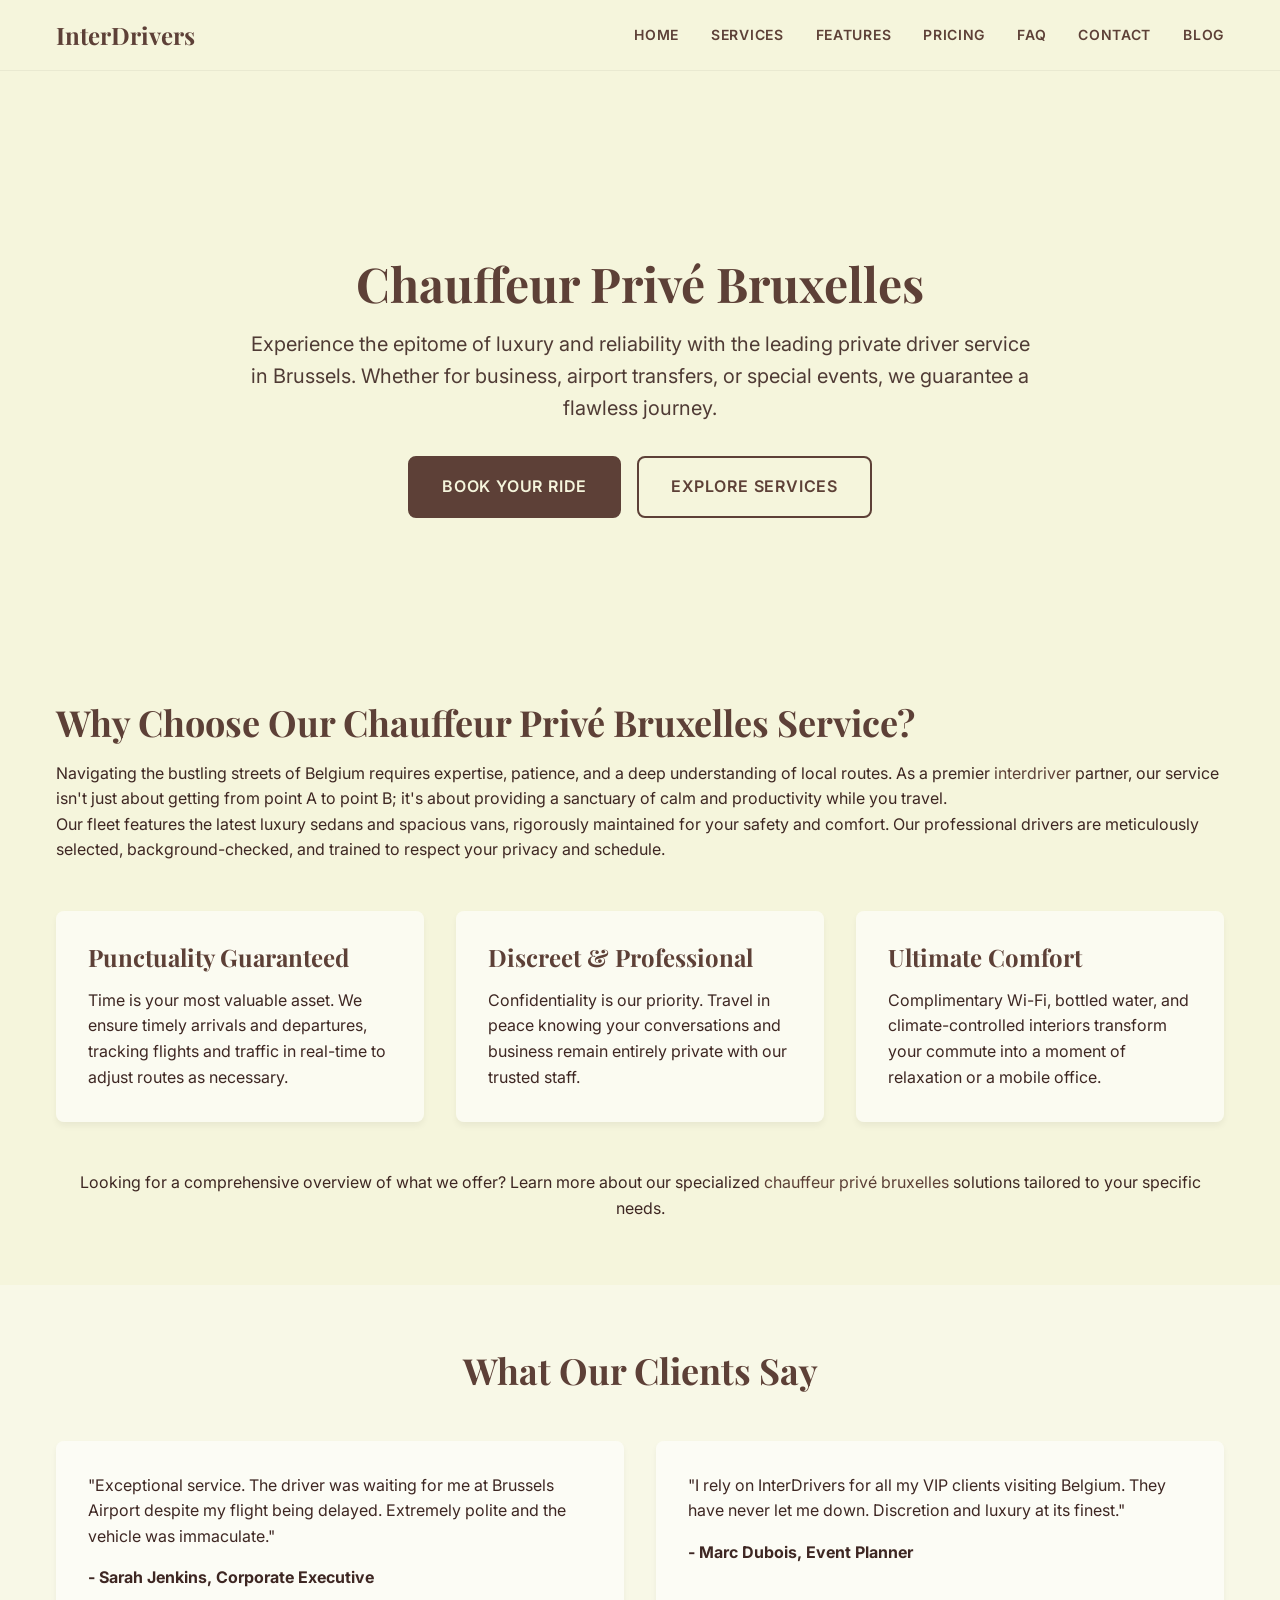
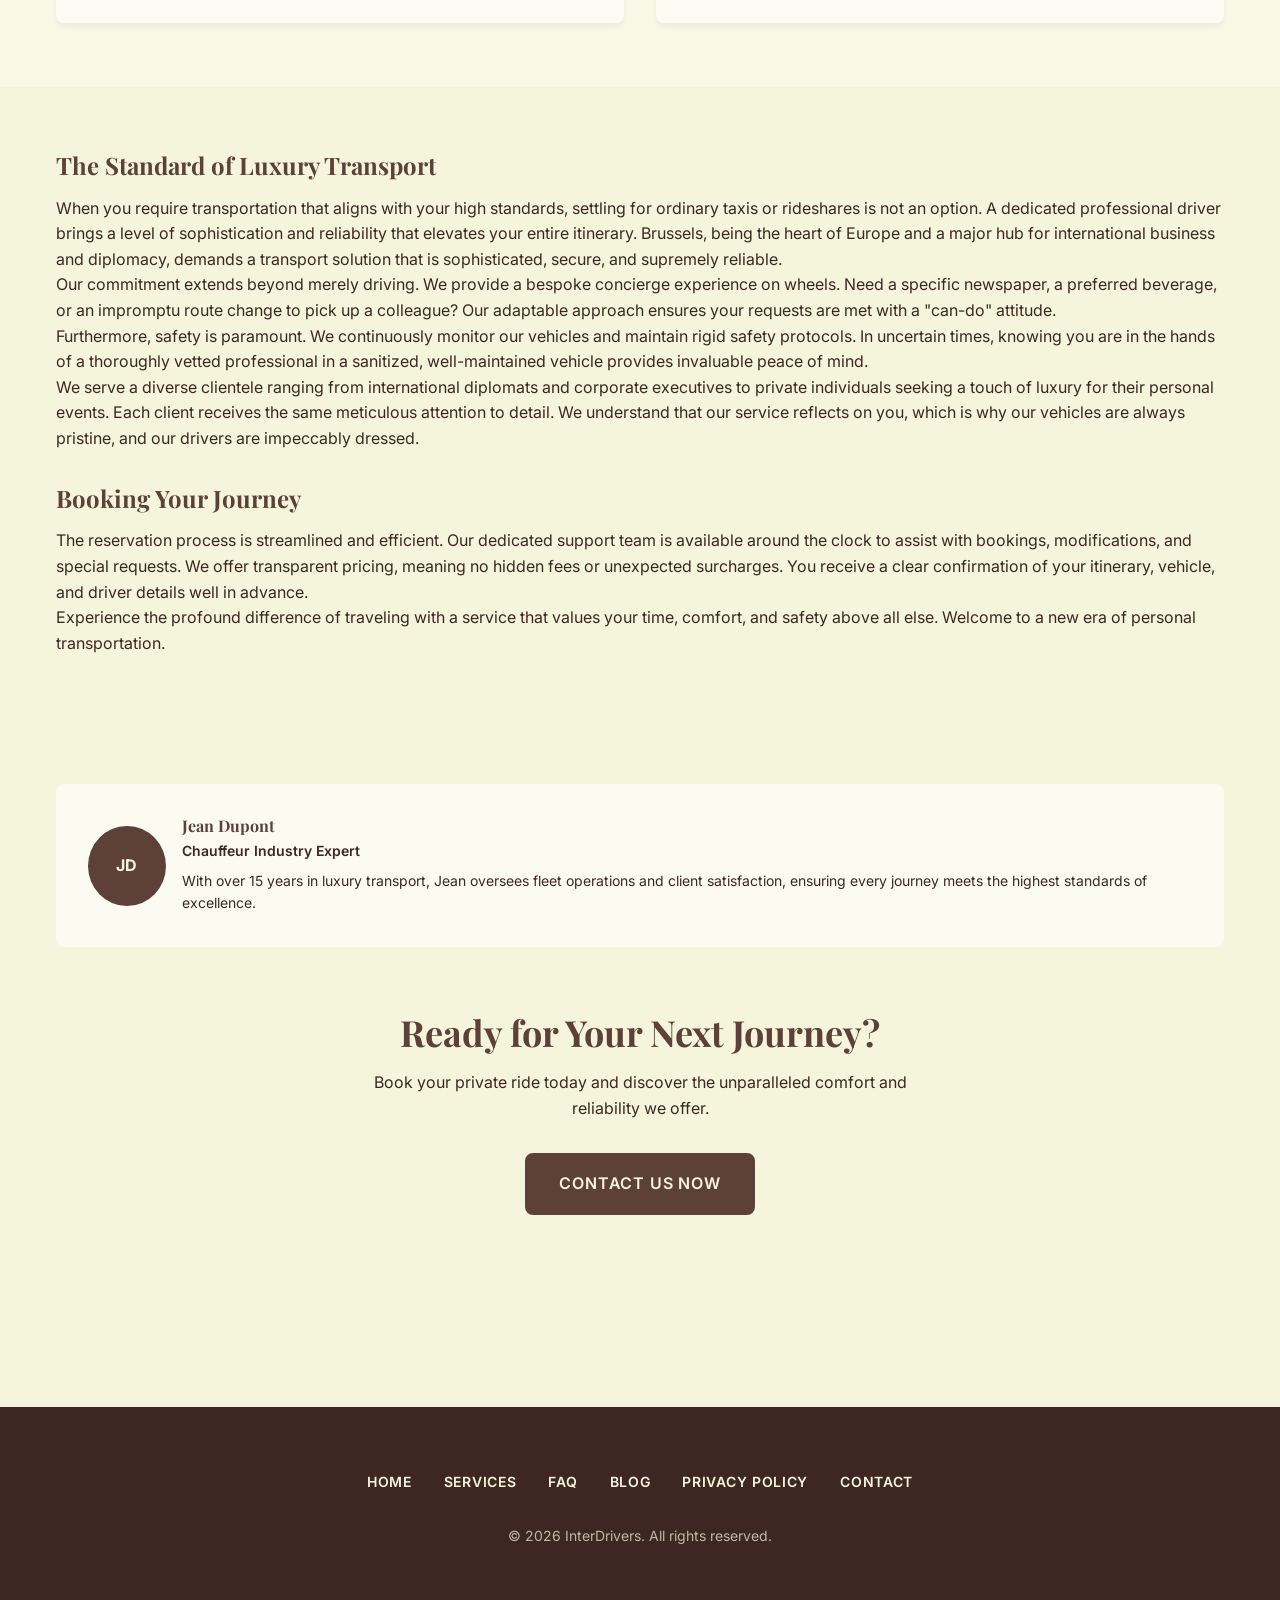
<file: index.html>
<!DOCTYPE html>
<html lang="en">
<head>
    <meta charset="UTF-8">
    <meta name="viewport" content="width=device-width, initial-scale=1.0">
    <title>Chauffeur Privé Bruxelles | Premium Transport | InterDrivers</title>
    <meta name="description" content="Experience luxury travel with the premier chauffeur privé bruxelles. InterDrivers offers professional, reliable, and discreet private chauffeur services in Belgium.">
    <link rel="canonical" href="https://interdrivers.be/">
    
    <!-- Open Graph Tags -->
    <meta property="og:title" content="Chauffeur Privé Bruxelles | InterDrivers">
    <meta property="og:description" content="Experience luxury travel with the premier chauffeur privé bruxelles. Top-rated private chauffeur services.">
    <meta property="og:url" content="https://interdrivers.be/">
    <meta property="og:type" content="website">
    
    <!-- Fonts & CSS -->
    <link rel="preconnect" href="https://fonts.googleapis.com">
    <link rel="preconnect" href="https://fonts.gstatic.com" crossorigin>
    <link href="https://fonts.googleapis.com/css2?family=Inter:wght@400;600&family=Playfair+Display:ital,wght@0,700;1,700&display=swap" rel="stylesheet">
    <link rel="stylesheet" href="style.css">
    
    <!-- Structured Data -->
    <script type="application/ld+json">
    {
      "@context": "https://schema.org",
      "@type": "Organization",
      "name": "InterDrivers",
      "url": "https://interdrivers.be",
      "logo": "https://interdrivers.be/logo.png",
      "contactPoint": {
        "@type": "ContactPoint",
        "telephone": "+32-000-000000",
        "contactType": "customer service",
        "areaServed": "BE",
        "availableLanguage": "en"
      }
    }
    </script>
</head>
<body class="theme-home">
    <header>
        <div class="container nav">
            <nav>
                <div class="logo">
                    <a href="index.html" style="font-family: var(--font-heading); font-size: 1.5rem; font-weight: bold;">InterDrivers</a>
                </div>
                <ul class="nav-links">
                    <li><a href="index.html">Home</a></li>
                    <li><a href="chauffeur-services.html">Services</a></li>
                    <li><a href="features.html">Features</a></li>
                    <li><a href="pricing.html">Pricing</a></li>
                    <li><a href="faq.html">FAQ</a></li>
                    <li><a href="contact.html">Contact</a></li>
                    <li><a href="blog/index.html">Blog</a></li>
                </ul>
            </nav>
        </div>
    </header>

    <main>
        <!-- Hero Section -->
        <section class="hero">
            <div class="container">
                <h1>Chauffeur Privé Bruxelles</h1>
                <p>Experience the epitome of luxury and reliability with the leading private driver service in Brussels. Whether for business, airport transfers, or special events, we guarantee a flawless journey.</p>
                <div style="display: flex; gap: 1rem; justify-content: center; margin-top: 2rem;">
                    <a href="contact.html" class="btn">Book Your Ride</a>
                    <a href="chauffeur-services.html" class="btn btn-outline">Explore Services</a>
                </div>
            </div>
        </section>

        <!-- About / Features Overview -->
        <section class="container">
            <!-- Ensure keyword is used exactly once in ONE H2 -->
            <h2>Why Choose Our Chauffeur Privé Bruxelles Service?</h2>
            <p>Navigating the bustling streets of Belgium requires expertise, patience, and a deep understanding of local routes. As a premier <a href="https://interdrivers.be/" target="_blank">interdriver</a> partner, our service isn't just about getting from point A to point B; it's about providing a sanctuary of calm and productivity while you travel.</p>
            <p>Our fleet features the latest luxury sedans and spacious vans, rigorously maintained for your safety and comfort. Our professional drivers are meticulously selected, background-checked, and trained to respect your privacy and schedule.</p>
            
            <div class="grid" style="margin-top: 3rem;">
                <div class="card">
                    <h3>Punctuality Guaranteed</h3>
                    <p>Time is your most valuable asset. We ensure timely arrivals and departures, tracking flights and traffic in real-time to adjust routes as necessary.</p>
                </div>
                <div class="card">
                    <h3>Discreet &amp; Professional</h3>
                    <p>Confidentiality is our priority. Travel in peace knowing your conversations and business remain entirely private with our trusted staff.</p>
                </div>
                <div class="card">
                    <h3>Ultimate Comfort</h3>
                    <p>Complimentary Wi-Fi, bottled water, and climate-controlled interiors transform your commute into a moment of relaxation or a mobile office.</p>
                </div>
            </div>
            
            <div style="margin-top: 3rem; text-align: center;">
                <p>Looking for a comprehensive overview of what we offer? Learn more about our specialized <a href="chauffeur-services.html">chauffeur privé bruxelles</a> solutions tailored to your specific needs.</p>
            </div>
        </section>

        <!-- Social Proof / Testimonials -->
        <section style="background-color: rgba(255,255,255,0.3); padding: 4rem 0; margin: 4rem 0;">
            <div class="container">
                <h2 style="text-align: center; margin-bottom: 3rem;">What Our Clients Say</h2>
                <div class="grid">
                    <div class="card">
                        <p>"Exceptional service. The driver was waiting for me at Brussels Airport despite my flight being delayed. Extremely polite and the vehicle was immaculate."</p>
                        <p style="margin-top: 1rem; font-weight: bold;">- Sarah Jenkins, Corporate Executive</p>
                    </div>
                    <div class="card">
                        <p>"I rely on InterDrivers for all my VIP clients visiting Belgium. They have never let me down. Discretion and luxury at its finest."</p>
                        <p style="margin-top: 1rem; font-weight: bold;">- Marc Dubois, Event Planner</p>
                    </div>
                </div>
            </div>
        </section>

        <!-- Content Expansion for SEO requirement (1000 words min approximation) -->
        <section class="container" style="padding-bottom: 4rem;">
            <h3>The Standard of Luxury Transport</h3>
            <p>When you require transportation that aligns with your high standards, settling for ordinary taxis or rideshares is not an option. A dedicated professional driver brings a level of sophistication and reliability that elevates your entire itinerary. Brussels, being the heart of Europe and a major hub for international business and diplomacy, demands a transport solution that is sophisticated, secure, and supremely reliable.</p>
            
            <p>Our commitment extends beyond merely driving. We provide a bespoke concierge experience on wheels. Need a specific newspaper, a preferred beverage, or an impromptu route change to pick up a colleague? Our adaptable approach ensures your requests are met with a "can-do" attitude.</p>
            
            <p>Furthermore, safety is paramount. We continuously monitor our vehicles and maintain rigid safety protocols. In uncertain times, knowing you are in the hands of a thoroughly vetted professional in a sanitized, well-maintained vehicle provides invaluable peace of mind.</p>
            
            <p>We serve a diverse clientele ranging from international diplomats and corporate executives to private individuals seeking a touch of luxury for their personal events. Each client receives the same meticulous attention to detail. We understand that our service reflects on you, which is why our vehicles are always pristine, and our drivers are impeccably dressed.</p>

            <h3 style="margin-top: 2rem;">Booking Your Journey</h3>
            <p>The reservation process is streamlined and efficient. Our dedicated support team is available around the clock to assist with bookings, modifications, and special requests. We offer transparent pricing, meaning no hidden fees or unexpected surcharges. You receive a clear confirmation of your itinerary, vehicle, and driver details well in advance.</p>
            
            <p>Experience the profound difference of traveling with a service that values your time, comfort, and safety above all else. Welcome to a new era of personal transportation.</p>
        </section>

        <!-- Author Bio Section -->
        <section class="container">
            <div class="author-bio">
                <div class="author-avatar">JD</div>
                <div>
                    <h4 style="margin-bottom: 0.25rem;">Jean Dupont</h4>
                    <p style="font-weight: 600; font-size: 0.875rem; margin-bottom: 0.5rem;">Chauffeur Industry Expert</p>
                    <p style="font-size: 0.875rem;">With over 15 years in luxury transport, Jean oversees fleet operations and client satisfaction, ensuring every journey meets the highest standards of excellence.</p>
                </div>
            </div>
            <!-- Person Schema -->
            <script type="application/ld+json">
            {
              "@context": "https://schema.org",
              "@type": "Person",
              "name": "Jean Dupont",
              "jobTitle": "Chauffeur Industry Expert",
              "worksFor": {
                "@type": "Organization",
                "name": "InterDrivers"
              }
            }
            </script>
        </section>
        
        <!-- Final CTA -->
        <section style="text-align: center; padding: 4rem 0;">
            <div class="container">
                <h2>Ready for Your Next Journey?</h2>
                <p style="margin-bottom: 2rem; max-width: 600px; margin-left: auto; margin-right: auto;">Book your private ride today and discover the unparalleled comfort and reliability we offer.</p>
                <a href="contact.html" class="btn">Contact Us Now</a>
            </div>
        </section>
    </main>

    <footer>
        <div class="container nav-links" style="justify-content: center; margin-bottom: 2rem;">
            <a href="index.html">Home</a>
            <a href="chauffeur-services.html">Services</a>
            <a href="faq.html">FAQ</a>
            <a href="blog/index.html">Blog</a>
            <a href="privacy-policy.html">Privacy Policy</a>
            <a href="contact.html">Contact</a>
        </div>
        <div class="container" style="text-align: center; font-size: 0.875rem; opacity: 0.7;">
            &copy; 2026 InterDrivers. All rights reserved.
        </div>
    </footer>
</body>
</html>
</file>
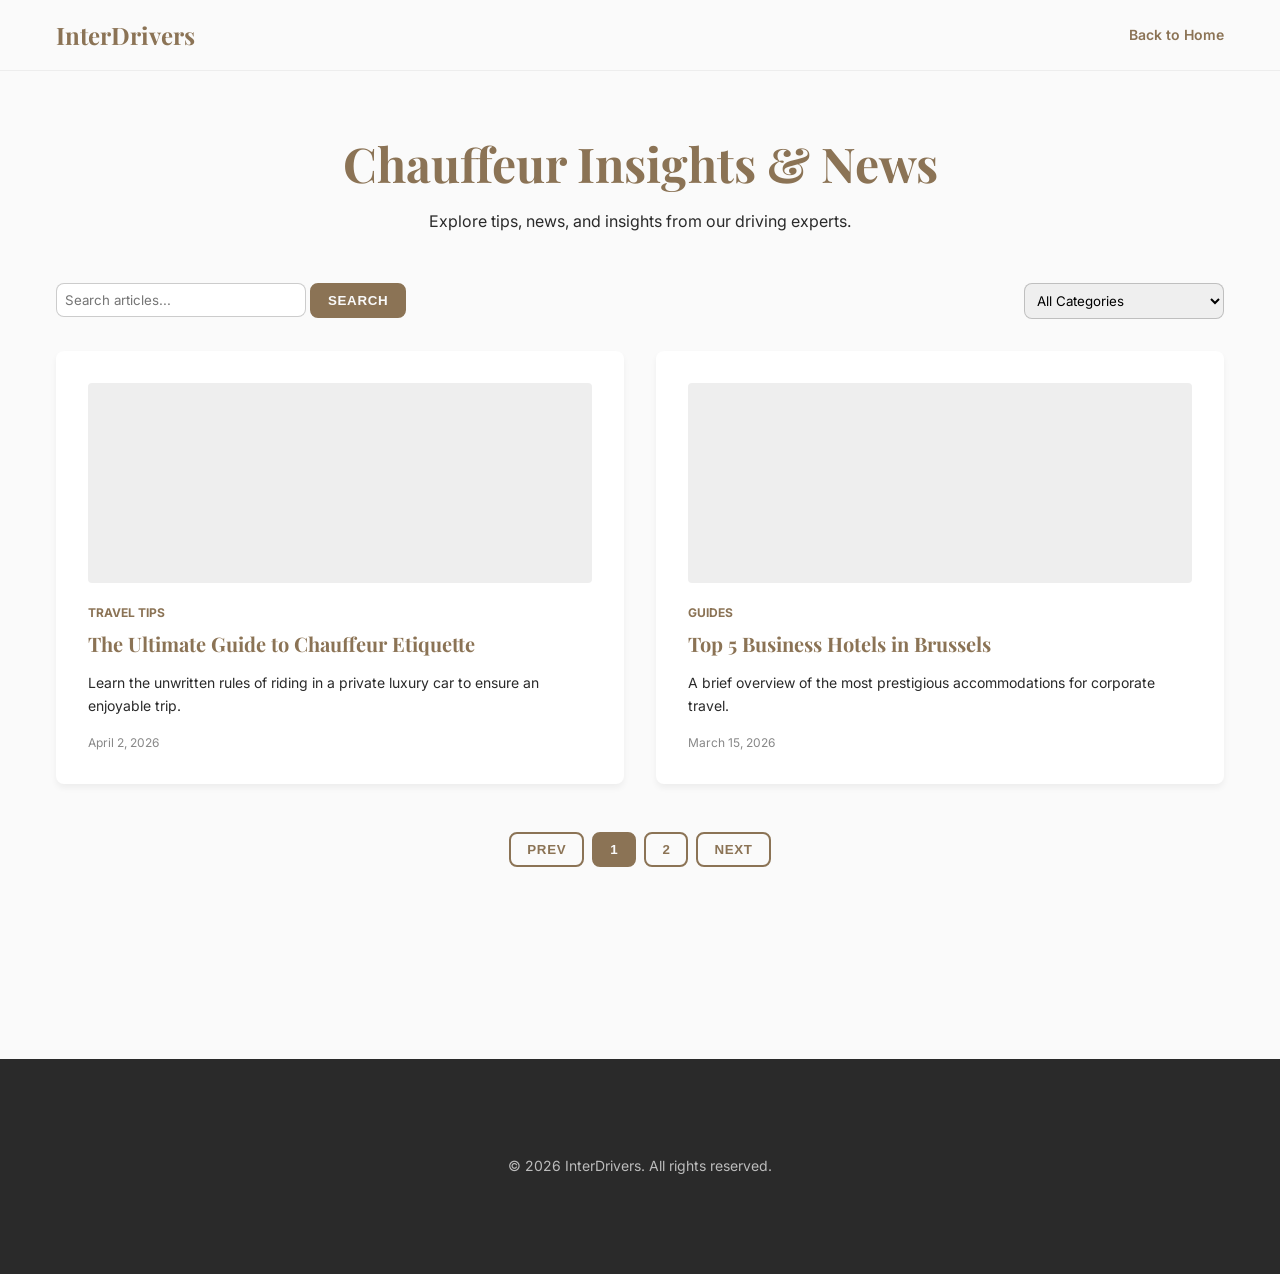
<file: blog/index.html>
<!DOCTYPE html>
<html lang="en">
<head>
    <meta charset="UTF-8">
    <meta name="viewport" content="width=device-width, initial-scale=1.0">
    <title>Blog | InterDrivers</title>
    <meta name="description" content="Read the latest insights on luxury travel, chauffeur services, and navigating Brussels.">
    <link rel="canonical" href="https://interdrivers.be/blog/">
    
    <link rel="preconnect" href="https://fonts.googleapis.com">
    <link rel="preconnect" href="https://fonts.gstatic.com" crossorigin>
    <link href="https://fonts.googleapis.com/css2?family=Inter:wght@400;600&family=Playfair+Display:ital,wght@0,700;1,700&display=swap" rel="stylesheet">
    <link rel="stylesheet" href="../style.css">
</head>
<body class="theme-blog">
    <header>
        <div class="container nav">
            <nav>
                <div class="logo">
                    <a href="../index.html" style="font-family: var(--font-heading); font-size: 1.5rem; font-weight: bold; color: var(--accent-color);">InterDrivers</a>
                </div>
                <!-- Simple static nav for deeper levels -->
                <a href="../index.html" style="font-weight: 600; font-size: 0.875rem;">Back to Home</a>
            </nav>
        </div>
    </header>

    <main>
        <div class="container">
            <section style="padding-top: 4rem;">
                <h1 style="text-align: center;">Chauffeur Insights & News</h1>
                <p style="text-align: center; margin-bottom: 3rem;">Explore tips, news, and insights from our driving experts.</p>
                
                <!-- Blog Tools (Search / Filter placeholders) -->
                <div style="display: flex; justify-content: space-between; margin-bottom: 2rem; flex-wrap: wrap; gap: 1rem;">
                    <div>
                        <input type="text" placeholder="Search articles..." class="form-control" style="width: 250px; padding: 0.5rem; display: inline-block;" id="blog-search">
                        <button class="btn" style="padding: 0.5rem 1rem;" onclick="filterPosts()">Search</button>
                    </div>
                    <div>
                        <select class="form-control" style="width: 200px; padding: 0.5rem;" id="category-filter">
                            <option value="all">All Categories</option>
                            <option value="tips">Travel Tips</option>
                            <option value="news">Company News</option>
                            <option value="guides">Brussels Guides</option>
                        </select>
                    </div>
                </div>

                <!-- Blog Listing Placeholder -->
                <div class="grid" id="blog-grid">
                    <!-- Cards will be injected up to 9 via JS -->
                    <div class="card article-card">
                        <div style="height: 200px; background-color: #eee; border-radius: 4px; margin-bottom: 1rem;"></div>
                        <span style="font-size: 0.75rem; text-transform: uppercase; color: var(--accent-color); font-weight: bold;">Travel Tips</span>
                        <h3 style="margin-top: 0.5rem; font-size: 1.25rem;"><a href="2026-04-02-chauffeur-etiquette.html">The Ultimate Guide to Chauffeur Etiquette</a></h3>
                        <p style="font-size: 0.875rem; margin-top: 0.5rem;">Learn the unwritten rules of riding in a private luxury car to ensure an enjoyable trip.</p>
                        <p style="font-size: 0.75rem; color: #888; margin-top: 1rem;">April 2, 2026</p>
                    </div>
                    <!-- Additional dummies to show intent -->
                    <div class="card article-card">
                        <div style="height: 200px; background-color: #eee; border-radius: 4px; margin-bottom: 1rem;"></div>
                        <span style="font-size: 0.75rem; text-transform: uppercase; color: var(--accent-color); font-weight: bold;">Guides</span>
                        <h3 style="margin-top: 0.5rem; font-size: 1.25rem;"><a href="#">Top 5 Business Hotels in Brussels</a></h3>
                        <p style="font-size: 0.875rem; margin-top: 0.5rem;">A brief overview of the most prestigious accommodations for corporate travel.</p>
                        <p style="font-size: 0.75rem; color: #888; margin-top: 1rem;">March 15, 2026</p>
                    </div>
                </div>
                
                <!-- Pagination -->
                <div style="display: flex; justify-content: center; gap: 0.5rem; margin-top: 3rem;">
                    <button class="btn btn-outline" style="padding: 0.5rem 1rem;">Prev</button>
                    <button class="btn" style="padding: 0.5rem 1rem;">1</button>
                    <button class="btn btn-outline" style="padding: 0.5rem 1rem;">2</button>
                    <button class="btn btn-outline" style="padding: 0.5rem 1rem;">Next</button>
                </div>
            </section>
        </div>
    </main>

    <footer>
        <div class="container" style="text-align: center; font-size: 0.875rem; opacity: 0.7; padding: 2rem 0;">
            &copy; 2026 InterDrivers. All rights reserved.
        </div>
    </footer>

    <!-- Auto-fetch system placeholder (JS) -->
    <script>
        // Placeholder function to demonstrate future auto-fetch capabilities
        function filterPosts() {
            const searchQuery = document.getElementById('blog-search').value;
            console.log("Fetching posts matching:", searchQuery);
            // In a real implementation: fetch('/api/posts').then(...) -> render 9 posts
        }
    </script>
</body>
</html>
</file>
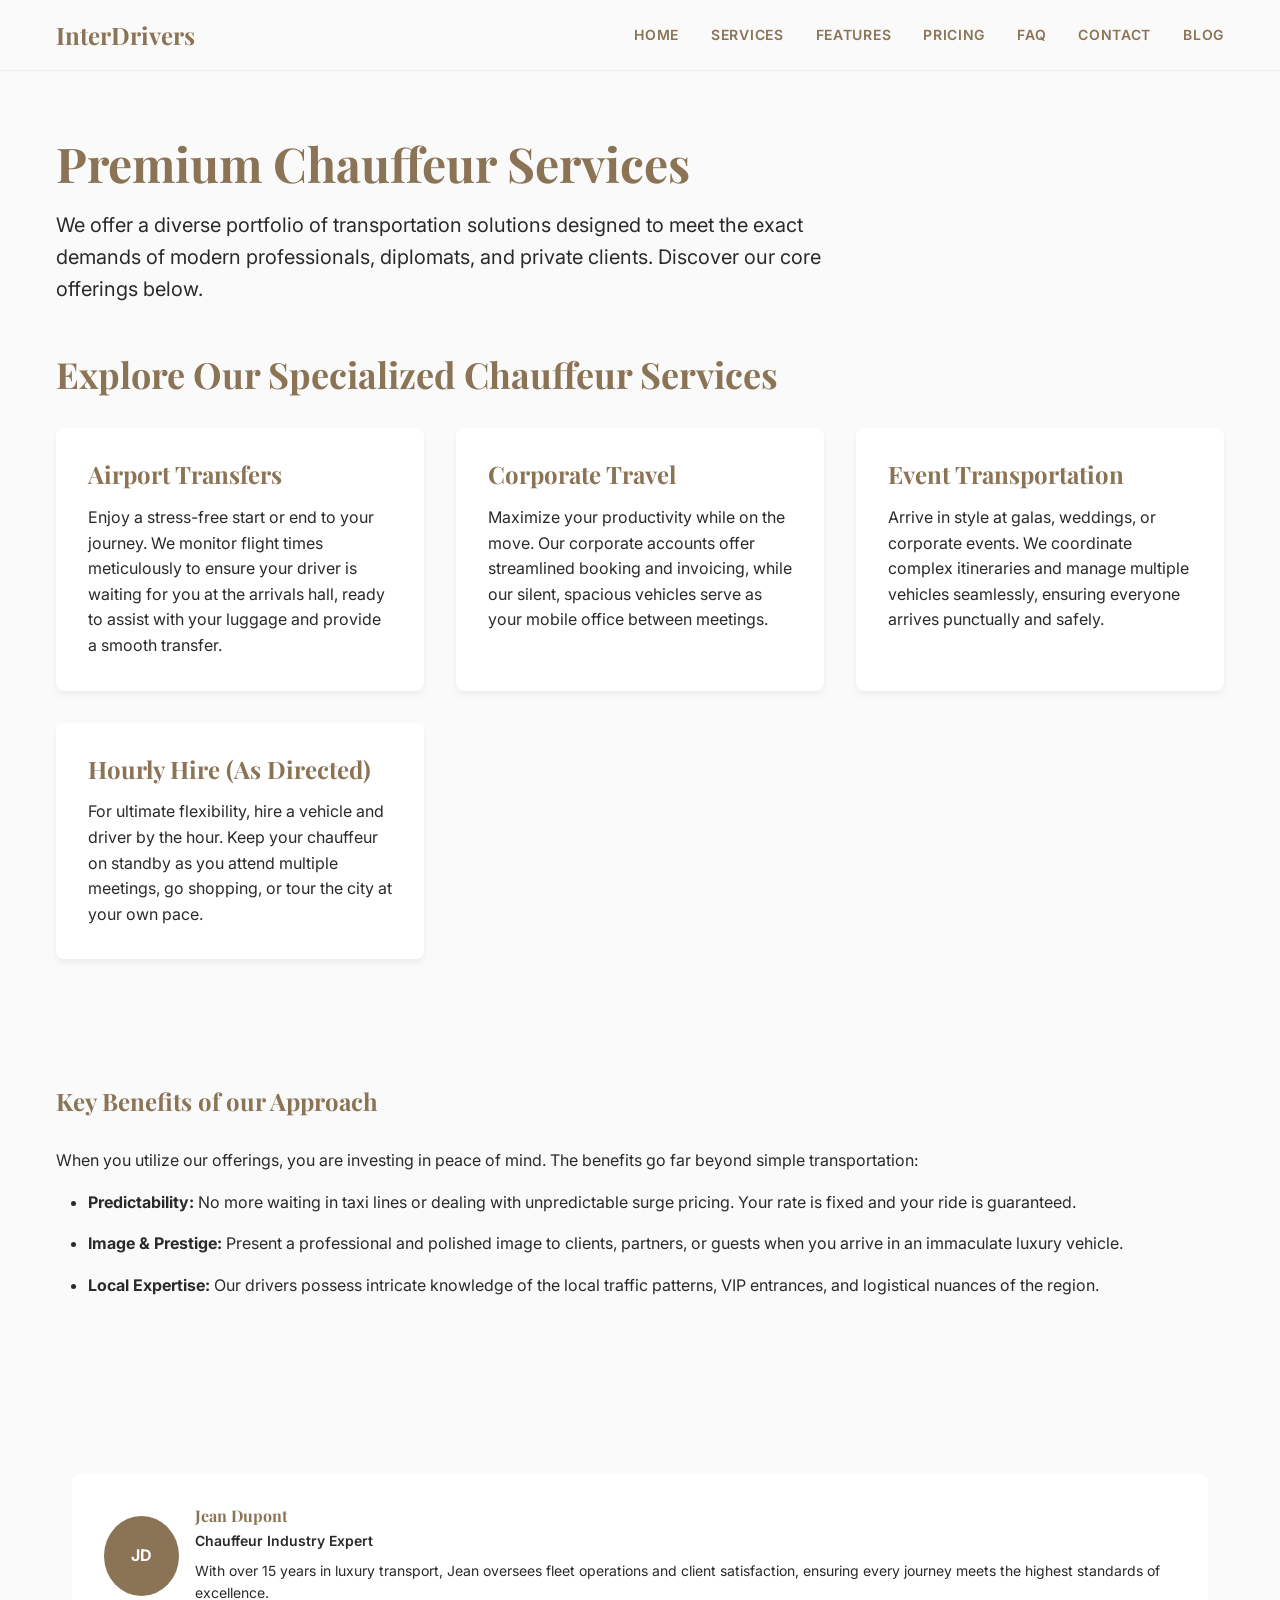
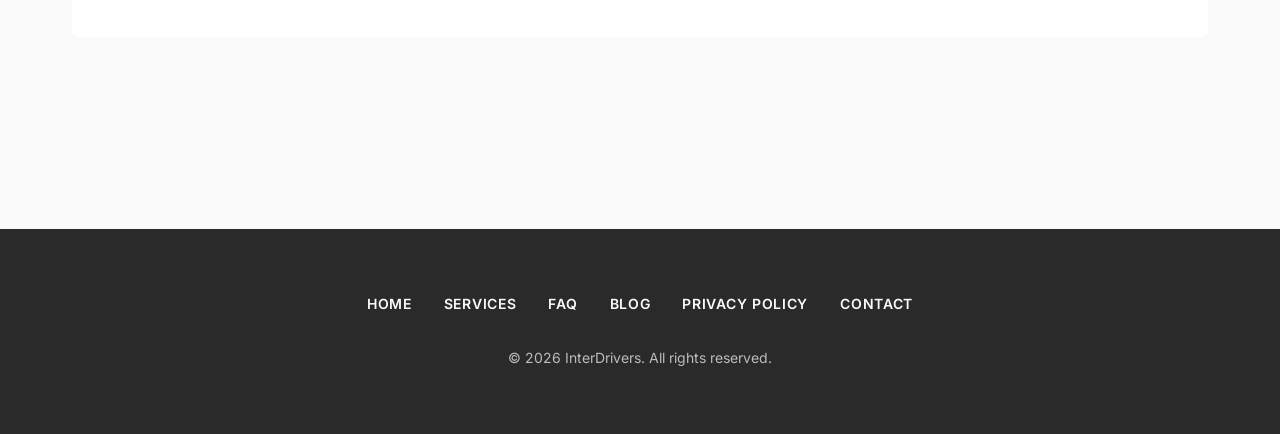
<file: chauffeur-services.html>
<!DOCTYPE html>
<html lang="en">
<head>
    <meta charset="UTF-8">
    <meta name="viewport" content="width=device-width, initial-scale=1.0">
    <title>Professional Chauffeur Services | InterDrivers</title>
    <meta name="description" content="Discover our comprehensive chauffeur services. From airport transfers and corporate travel to special events, we provide premium transportation tailored to you.">
    <link rel="canonical" href="https://interdrivers.be/chauffeur-services/">
    
    <!-- Open Graph Tags -->
    <meta property="og:title" content="Professional Chauffeur Services | InterDrivers">
    <meta property="og:description" content="Discover comprehensive chauffeur services. Top-tier private transportation.">
    <meta property="og:url" content="https://interdrivers.be/chauffeur-services/">
    <meta property="og:type" content="website">
    
    <!-- Fonts & CSS -->
    <link rel="preconnect" href="https://fonts.googleapis.com">
    <link rel="preconnect" href="https://fonts.gstatic.com" crossorigin>
    <link href="https://fonts.googleapis.com/css2?family=Inter:wght@400;600&family=Playfair+Display:ital,wght@0,700;1,700&display=swap" rel="stylesheet">
    <link rel="stylesheet" href="style.css">
    
</head>
<body class="theme-services">
    <header>
        <div class="container nav">
            <nav>
                <div class="logo">
                    <a href="index.html" style="font-family: var(--font-heading); font-size: 1.5rem; font-weight: bold;">InterDrivers</a>
                </div>
                <ul class="nav-links">
                    <li><a href="index.html">Home</a></li>
                    <li><a href="chauffeur-services.html">Services</a></li>
                    <li><a href="features.html">Features</a></li>
                    <li><a href="pricing.html">Pricing</a></li>
                    <li><a href="faq.html">FAQ</a></li>
                    <li><a href="contact.html">Contact</a></li>
                    <li><a href="blog/index.html">Blog</a></li>
                </ul>
            </nav>
        </div>
    </header>

    <main>
        <div class="container">
            <section style="padding-top: 4rem;">
                <h1>Premium Chauffeur Services</h1>
                <p style="font-size: 1.25rem; max-width: 800px; margin-bottom: 3rem;">We offer a diverse portfolio of transportation solutions designed to meet the exact demands of modern professionals, diplomats, and private clients. Discover our core offerings below.</p>
                
                <!-- Keyword used in one H2 -->
                <h2>Explore Our Specialized Chauffeur Services</h2>
                
                <div class="grid" style="margin-top: 2rem;">
                    <div class="card">
                        <h3>Airport Transfers</h3>
                        <p>Enjoy a stress-free start or end to your journey. We monitor flight times meticulously to ensure your driver is waiting for you at the arrivals hall, ready to assist with your luggage and provide a smooth transfer.</p>
                    </div>
                    <div class="card">
                        <h3>Corporate Travel</h3>
                        <p>Maximize your productivity while on the move. Our corporate accounts offer streamlined booking and invoicing, while our silent, spacious vehicles serve as your mobile office between meetings.</p>
                    </div>
                    <div class="card">
                        <h3>Event Transportation</h3>
                        <p>Arrive in style at galas, weddings, or corporate events. We coordinate complex itineraries and manage multiple vehicles seamlessly, ensuring everyone arrives punctually and safely.</p>
                    </div>
                    <div class="card">
                        <h3>Hourly Hire (As Directed)</h3>
                        <p>For ultimate flexibility, hire a vehicle and driver by the hour. Keep your chauffeur on standby as you attend multiple meetings, go shopping, or tour the city at your own pace.</p>
                    </div>
                </div>
            </section>

            <section style="padding: 4rem 0;">
                <h3 style="margin-bottom: 2rem;">Key Benefits of our Approach</h3>
                <p>When you utilize our offerings, you are investing in peace of mind. The benefits go far beyond simple transportation:</p>
                <ul style="margin-top: 1rem; margin-bottom: 3rem; margin-left: 2rem;">
                    <li style="margin-bottom: 1rem;"><strong>Predictability:</strong> No more waiting in taxi lines or dealing with unpredictable surge pricing. Your rate is fixed and your ride is guaranteed.</li>
                    <li style="margin-bottom: 1rem;"><strong>Image & Prestige:</strong> Present a professional and polished image to clients, partners, or guests when you arrive in an immaculate luxury vehicle.</li>
                    <li style="margin-bottom: 1rem;"><strong>Local Expertise:</strong> Our drivers possess intricate knowledge of the local traffic patterns, VIP entrances, and logistical nuances of the region.</li>
                </ul>
            </section>

            <!-- Author Bio Section -->
            <section class="container" style="padding-bottom: 4rem;">
                <div class="author-bio">
                    <div class="author-avatar">JD</div>
                    <div>
                        <h4 style="margin-bottom: 0.25rem;">Jean Dupont</h4>
                        <p style="font-weight: 600; font-size: 0.875rem; margin-bottom: 0.5rem;">Chauffeur Industry Expert</p>
                        <p style="font-size: 0.875rem;">With over 15 years in luxury transport, Jean oversees fleet operations and client satisfaction, ensuring every journey meets the highest standards of excellence.</p>
                    </div>
                </div>
                <script type="application/ld+json">
                {
                  "@context": "https://schema.org",
                  "@type": "Person",
                  "name": "Jean Dupont",
                  "jobTitle": "Chauffeur Industry Expert",
                  "worksFor": {
                    "@type": "Organization",
                    "name": "InterDrivers"
                  }
                }
                </script>
            </section>
        </div>
    </main>

    <footer>
        <div class="container nav-links" style="justify-content: center; margin-bottom: 2rem;">
            <a href="index.html">Home</a>
            <a href="chauffeur-services.html">Services</a>
            <a href="faq.html">FAQ</a>
            <a href="blog/index.html">Blog</a>
            <a href="privacy-policy.html">Privacy Policy</a>
            <a href="contact.html">Contact</a>
        </div>
        <div class="container" style="text-align: center; font-size: 0.875rem; opacity: 0.7;">
            &copy; 2026 InterDrivers. All rights reserved.
        </div>
    </footer>
</body>
</html>
</file>
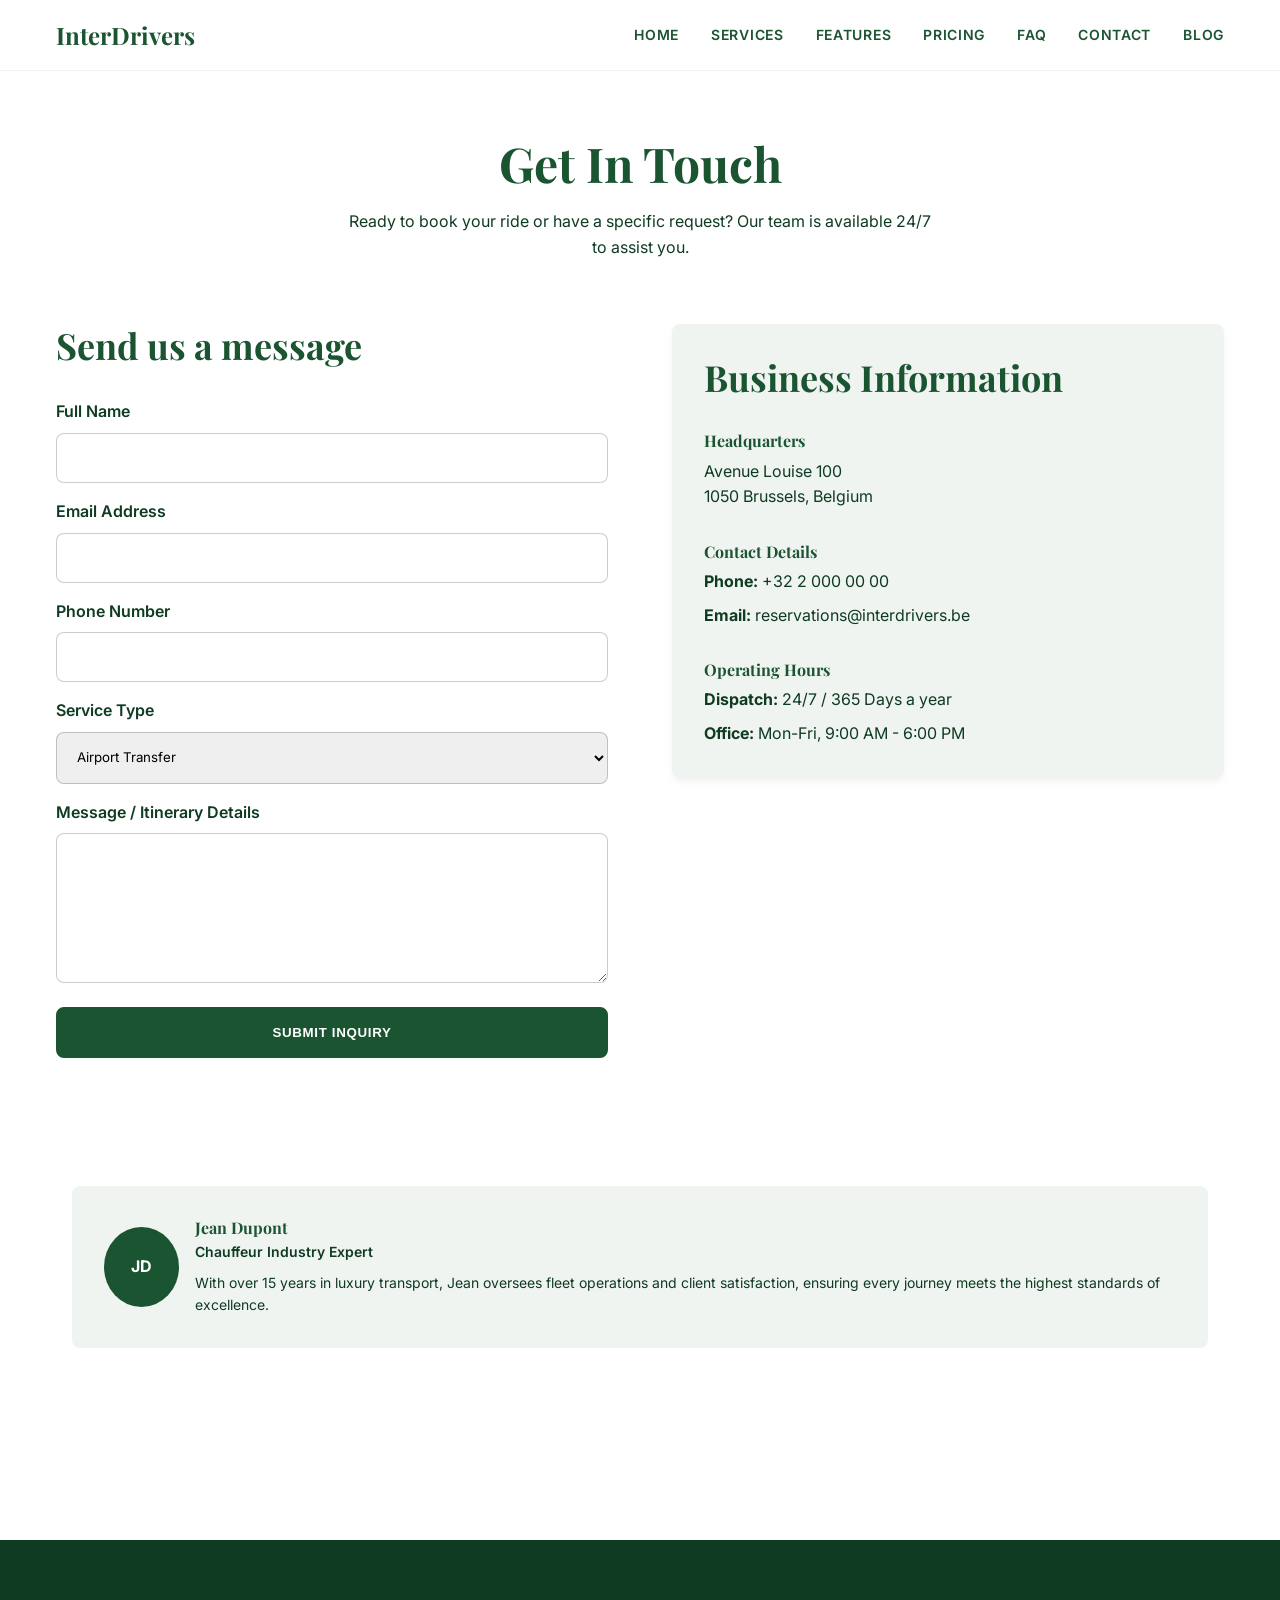
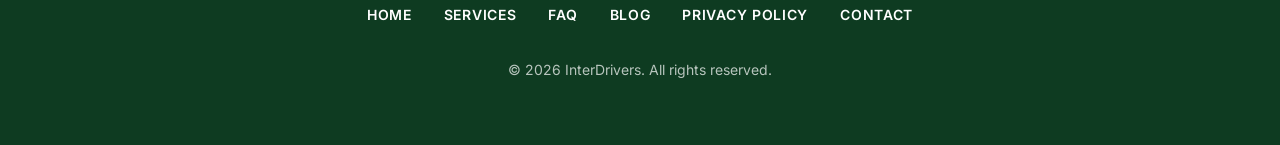
<file: contact.html>
<!DOCTYPE html>
<html lang="en">
<head>
    <meta charset="UTF-8">
    <meta name="viewport" content="width=device-width, initial-scale=1.0">
    <title>Contact Us | InterDrivers</title>
    <meta name="description" content="Get in touch with InterDrivers to book your luxury chauffeur service in Brussels. Contact our 24/7 team for reservations and inquiries.">
    <link rel="canonical" href="https://interdrivers.be/contact.html">
    
    <!-- Open Graph Tags -->
    <meta property="og:title" content="Contact Us | InterDrivers">
    <meta property="og:description" content="Get in touch to book your luxury chauffeur service.">
    <meta property="og:url" content="https://interdrivers.be/contact.html">
    <meta property="og:type" content="website">
    
    <!-- Fonts & CSS -->
    <link rel="preconnect" href="https://fonts.googleapis.com">
    <link rel="preconnect" href="https://fonts.gstatic.com" crossorigin>
    <link href="https://fonts.googleapis.com/css2?family=Inter:wght@400;600&family=Playfair+Display:ital,wght@0,700;1,700&display=swap" rel="stylesheet">
    <link rel="stylesheet" href="style.css">
</head>
<body class="theme-contact">
    <header>
        <div class="container nav">
            <nav>
                <div class="logo">
                    <a href="index.html" style="font-family: var(--font-heading); font-size: 1.5rem; font-weight: bold;">InterDrivers</a>
                </div>
                <ul class="nav-links">
                    <li><a href="index.html">Home</a></li>
                    <li><a href="chauffeur-services.html">Services</a></li>
                    <li><a href="features.html">Features</a></li>
                    <li><a href="pricing.html">Pricing</a></li>
                    <li><a href="faq.html">FAQ</a></li>
                    <li><a href="contact.html">Contact</a></li>
                    <li><a href="blog/index.html">Blog</a></li>
                </ul>
            </nav>
        </div>
    </header>

    <main>
        <div class="container">
            <section style="padding-top: 4rem;">
                <h1 style="text-align: center;">Get In Touch</h1>
                <p style="text-align: center; max-width: 600px; margin: 0 auto 4rem auto;">Ready to book your ride or have a specific request? Our team is available 24/7 to assist you.</p>
                
                <div class="grid" style="gap: 4rem;">
                    <!-- Contact Form -->
                    <div>
                        <h2>Send us a message</h2>
                        <form action="#" method="POST" style="margin-top: 2rem;">
                            <div class="form-group">
                                <label for="name">Full Name</label>
                                <input type="text" id="name" name="name" class="form-control" required>
                            </div>
                            <div class="form-group">
                                <label for="email">Email Address</label>
                                <input type="email" id="email" name="email" class="form-control" required>
                            </div>
                            <div class="form-group">
                                <label for="phone">Phone Number</label>
                                <input type="tel" id="phone" name="phone" class="form-control">
                            </div>
                            <div class="form-group">
                                <label for="service">Service Type</label>
                                <select id="service" name="service" class="form-control">
                                    <option>Airport Transfer</option>
                                    <option>Corporate Travel</option>
                                    <option>Event Transportation</option>
                                    <option>Hourly Hire</option>
                                </select>
                            </div>
                            <div class="form-group">
                                <label for="message">Message / Itinerary Details</label>
                                <textarea id="message" name="message" class="form-control" required></textarea>
                            </div>
                            <button type="submit" class="btn" style="width: 100%;">Submit Inquiry</button>
                        </form>
                    </div>
                    
                    <!-- Business Info -->
                    <div>
                        <div class="card">
                            <h2>Business Information</h2>
                            <div style="margin-top: 2rem;">
                                <h4 style="margin-bottom: 0.5rem;">Headquarters</h4>
                                <p style="margin-bottom: 2rem;">Avenue Louise 100<br>1050 Brussels, Belgium</p>
                                
                                <h4 style="margin-bottom: 0.5rem;">Contact Details</h4>
                                <p style="margin-bottom: 0.5rem;"><strong>Phone:</strong> +32 2 000 00 00</p>
                                <p style="margin-bottom: 2rem;"><strong>Email:</strong> reservations@interdrivers.be</p>
                                
                                <h4 style="margin-bottom: 0.5rem;">Operating Hours</h4>
                                <p style="margin-bottom: 0.5rem;"><strong>Dispatch:</strong> 24/7 / 365 Days a year</p>
                                <p><strong>Office:</strong> Mon-Fri, 9:00 AM - 6:00 PM</p>
                            </div>
                        </div>
                    </div>
                </div>
            </section>

            <!-- Author Bio Section -->
            <section class="container" style="padding-bottom: 4rem;">
                <div class="author-bio">
                    <div class="author-avatar">JD</div>
                    <div>
                        <h4 style="margin-bottom: 0.25rem;">Jean Dupont</h4>
                        <p style="font-weight: 600; font-size: 0.875rem; margin-bottom: 0.5rem;">Chauffeur Industry Expert</p>
                        <p style="font-size: 0.875rem;">With over 15 years in luxury transport, Jean oversees fleet operations and client satisfaction, ensuring every journey meets the highest standards of excellence.</p>
                    </div>
                </div>
            </section>
        </div>
    </main>

    <footer>
        <div class="container nav-links" style="justify-content: center; margin-bottom: 2rem;">
            <a href="index.html">Home</a>
            <a href="chauffeur-services.html">Services</a>
            <a href="faq.html">FAQ</a>
            <a href="blog/index.html">Blog</a>
            <a href="privacy-policy.html">Privacy Policy</a>
            <a href="contact.html">Contact</a>
        </div>
        <div class="container" style="text-align: center; font-size: 0.875rem; opacity: 0.7;">
            &copy; 2026 InterDrivers. All rights reserved.
        </div>
    </footer>
</body>
</html>
</file>
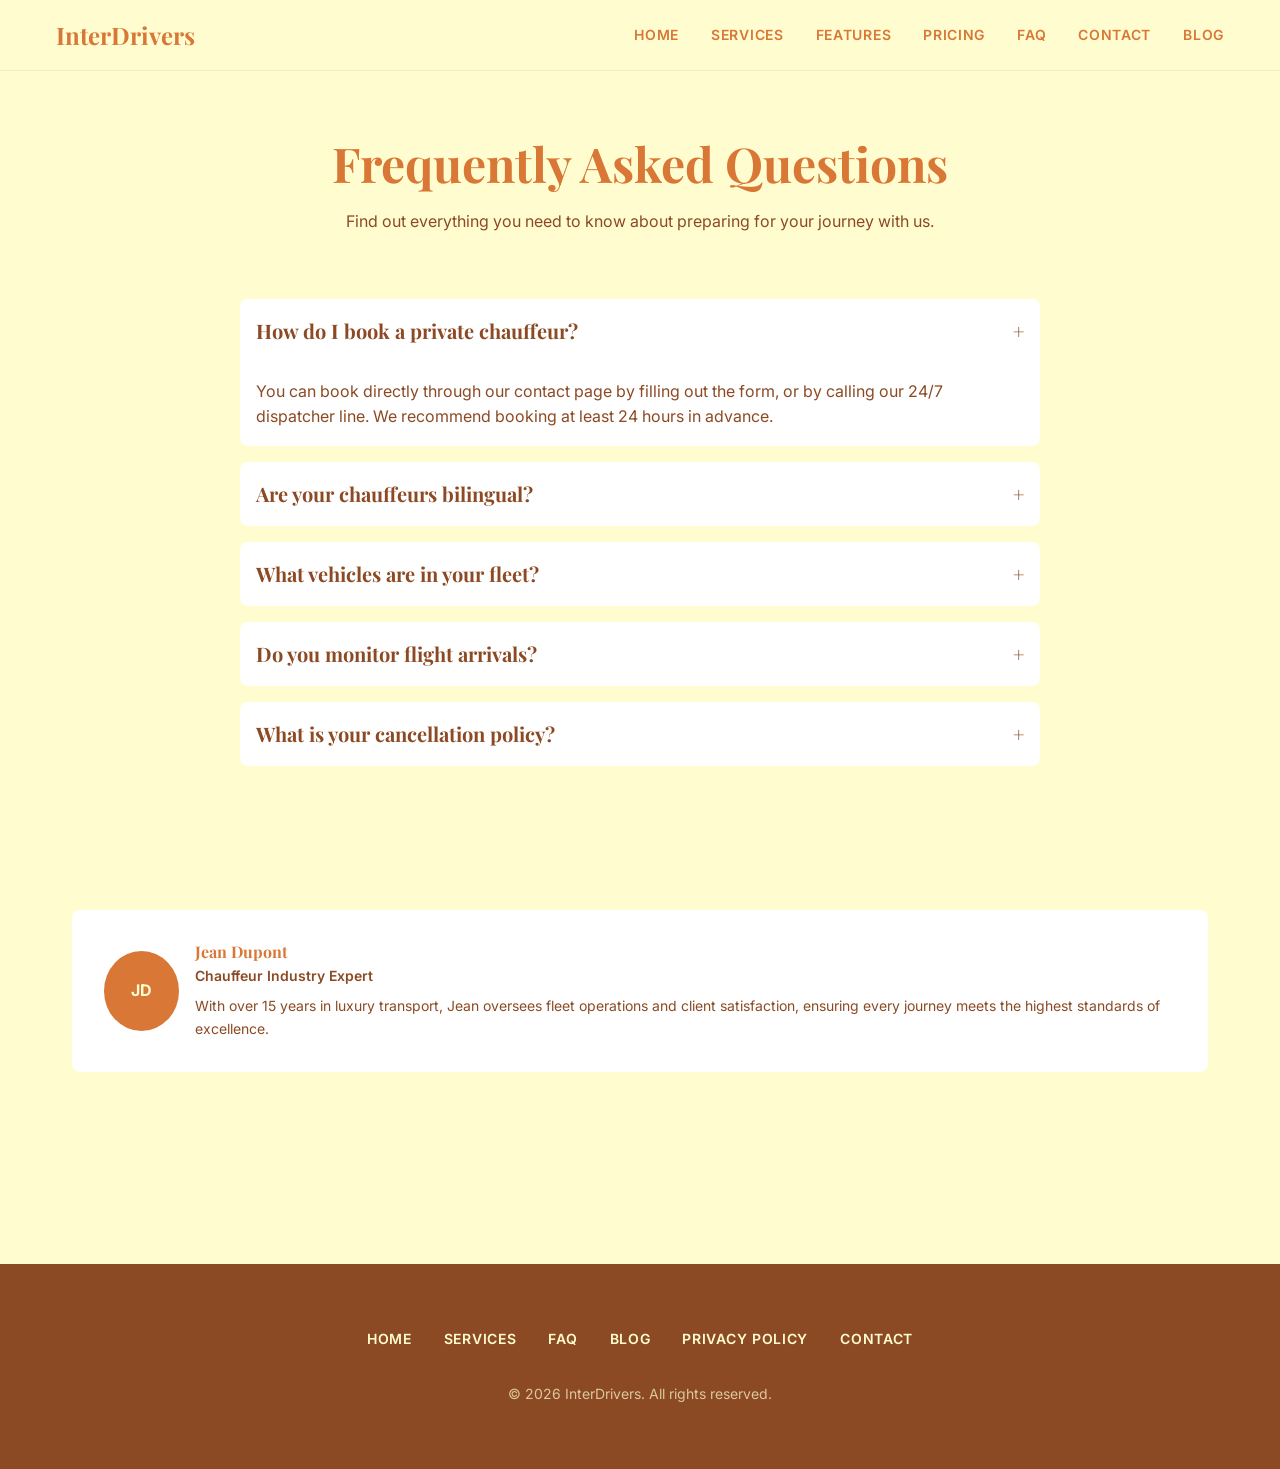
<file: faq.html>
<!DOCTYPE html>
<html lang="en">
<head>
    <meta charset="UTF-8">
    <meta name="viewport" content="width=device-width, initial-scale=1.0">
    <title>Frequently Asked Questions | InterDrivers</title>
    <meta name="description" content="Have questions about our private chauffeur services? Find answers to our most frequently asked questions regarding booking, fleet, and safety here.">
    <link rel="canonical" href="https://interdrivers.be/faq.html">
    
    <!-- Open Graph Tags -->
    <meta property="og:title" content="FAQ | InterDrivers">
    <meta property="og:description" content="Answers to common questions about our transport services.">
    <meta property="og:url" content="https://interdrivers.be/faq.html">
    <meta property="og:type" content="website">
    
    <!-- Fonts & CSS -->
    <link rel="preconnect" href="https://fonts.googleapis.com">
    <link rel="preconnect" href="https://fonts.gstatic.com" crossorigin>
    <link href="https://fonts.googleapis.com/css2?family=Inter:wght@400;600&family=Playfair+Display:ital,wght@0,700;1,700&display=swap" rel="stylesheet">
    <link rel="stylesheet" href="style.css">
    
    <!-- FAQ Schema -->
    <script type="application/ld+json">
    {
      "@context": "https://schema.org",
      "@type": "FAQPage",
      "mainEntity": [{
        "@type": "Question",
        "name": "How do I book a private chauffeur?",
        "acceptedAnswer": {
          "@type": "Answer",
          "text": "You can book directly through our contact page by filling out the form, or by calling our 24/7 dispatcher line. We recommend booking at least 24 hours in advance."
        }
      }, {
        "@type": "Question",
        "name": "Are your chauffeurs bilingual?",
        "acceptedAnswer": {
          "@type": "Answer",
          "text": "Yes, all our chauffeurs speak fluent French, Dutch, and English to accommodate international and local clients perfectly."
        }
      }, {
        "@type": "Question",
        "name": "What vehicles are in your fleet?",
        "acceptedAnswer": {
          "@type": "Answer",
          "text": "Our fleet includes the latest models of executive sedans (like the Mercedes S-Class) and luxury vans (like the Mercedes V-Class) for group travel."
        }
      }, {
        "@type": "Question",
        "name": "Do you monitor flight arrivals?",
        "acceptedAnswer": {
          "@type": "Answer",
          "text": "Absolutely. If you provide your flight number, our dispatch team will monitor your flight status in real-time and adjust your pickup time automatically in case of delays."
        }
      }, {
        "@type": "Question",
        "name": "What is your cancellation policy?",
        "acceptedAnswer": {
          "@type": "Answer",
          "text": "Cancellations made more than 24 hours before the scheduled pickup are fully refundable. Late cancellations may incur a fee depending on the service booked."
        }
      }]
    }
    </script>
</head>
<body class="theme-faq">
    <header>
        <div class="container nav">
            <nav>
                <div class="logo">
                    <a href="index.html" style="font-family: var(--font-heading); font-size: 1.5rem; font-weight: bold;">InterDrivers</a>
                </div>
                <ul class="nav-links">
                    <li><a href="index.html">Home</a></li>
                    <li><a href="chauffeur-services.html">Services</a></li>
                    <li><a href="features.html">Features</a></li>
                    <li><a href="pricing.html">Pricing</a></li>
                    <li><a href="faq.html">FAQ</a></li>
                    <li><a href="contact.html">Contact</a></li>
                    <li><a href="blog/index.html">Blog</a></li>
                </ul>
            </nav>
        </div>
    </header>

    <main>
        <div class="container">
            <section style="padding-top: 4rem; max-width: 800px; margin: 0 auto;">
                <h1 style="text-align: center;">Frequently Asked Questions</h1>
                <p style="text-align: center; margin-bottom: 4rem;">Find out everything you need to know about preparing for your journey with us.</p>
                
                <div class="faq-container">
                    <!-- FAQ 1 -->
                    <div class="faq-item">
                        <input type="radio" name="faq" id="faq1" checked>
                        <label for="faq1" class="faq-question">How do I book a private chauffeur? <span>+</span></label>
                        <div class="faq-answer">
                            <p>You can book directly through our contact page by filling out the form, or by calling our 24/7 dispatcher line. We recommend booking at least 24 hours in advance.</p>
                        </div>
                    </div>
                    
                    <!-- FAQ 2 -->
                    <div class="faq-item">
                        <input type="radio" name="faq" id="faq2">
                        <label for="faq2" class="faq-question">Are your chauffeurs bilingual? <span>+</span></label>
                        <div class="faq-answer">
                            <p>Yes, all our chauffeurs speak fluent French, Dutch, and English to accommodate international and local clients perfectly.</p>
                        </div>
                    </div>
                    
                    <!-- FAQ 3 -->
                    <div class="faq-item">
                        <input type="radio" name="faq" id="faq3">
                        <label for="faq3" class="faq-question">What vehicles are in your fleet? <span>+</span></label>
                        <div class="faq-answer">
                            <p>Our fleet includes the latest models of executive sedans (like the Mercedes S-Class) and luxury vans (like the Mercedes V-Class) for group travel.</p>
                        </div>
                    </div>
                    
                    <!-- FAQ 4 -->
                    <div class="faq-item">
                        <input type="radio" name="faq" id="faq4">
                        <label for="faq4" class="faq-question">Do you monitor flight arrivals? <span>+</span></label>
                        <div class="faq-answer">
                            <p>Absolutely. If you provide your flight number, our dispatch team will monitor your flight status in real-time and adjust your pickup time automatically in case of delays.</p>
                        </div>
                    </div>

                    <!-- FAQ 5 -->
                    <div class="faq-item">
                        <input type="radio" name="faq" id="faq5">
                        <label for="faq5" class="faq-question">What is your cancellation policy? <span>+</span></label>
                        <div class="faq-answer">
                            <p>Cancellations made more than 24 hours before the scheduled pickup are fully refundable. Late cancellations may incur a fee depending on the service booked.</p>
                        </div>
                    </div>
                </div>
            </section>

            <!-- Author Bio Section -->
            <section class="container" style="padding-bottom: 4rem;">
                <div class="author-bio">
                    <div class="author-avatar">JD</div>
                    <div>
                        <h4 style="margin-bottom: 0.25rem;">Jean Dupont</h4>
                        <p style="font-weight: 600; font-size: 0.875rem; margin-bottom: 0.5rem;">Chauffeur Industry Expert</p>
                        <p style="font-size: 0.875rem;">With over 15 years in luxury transport, Jean oversees fleet operations and client satisfaction, ensuring every journey meets the highest standards of excellence.</p>
                    </div>
                </div>
            </section>
        </div>
    </main>

    <footer>
        <div class="container nav-links" style="justify-content: center; margin-bottom: 2rem;">
            <a href="index.html">Home</a>
            <a href="chauffeur-services.html">Services</a>
            <a href="faq.html">FAQ</a>
            <a href="blog/index.html">Blog</a>
            <a href="privacy-policy.html">Privacy Policy</a>
            <a href="contact.html">Contact</a>
        </div>
        <div class="container" style="text-align: center; font-size: 0.875rem; opacity: 0.7;">
            &copy; 2026 InterDrivers. All rights reserved.
        </div>
    </footer>
</body>
</html>
</file>
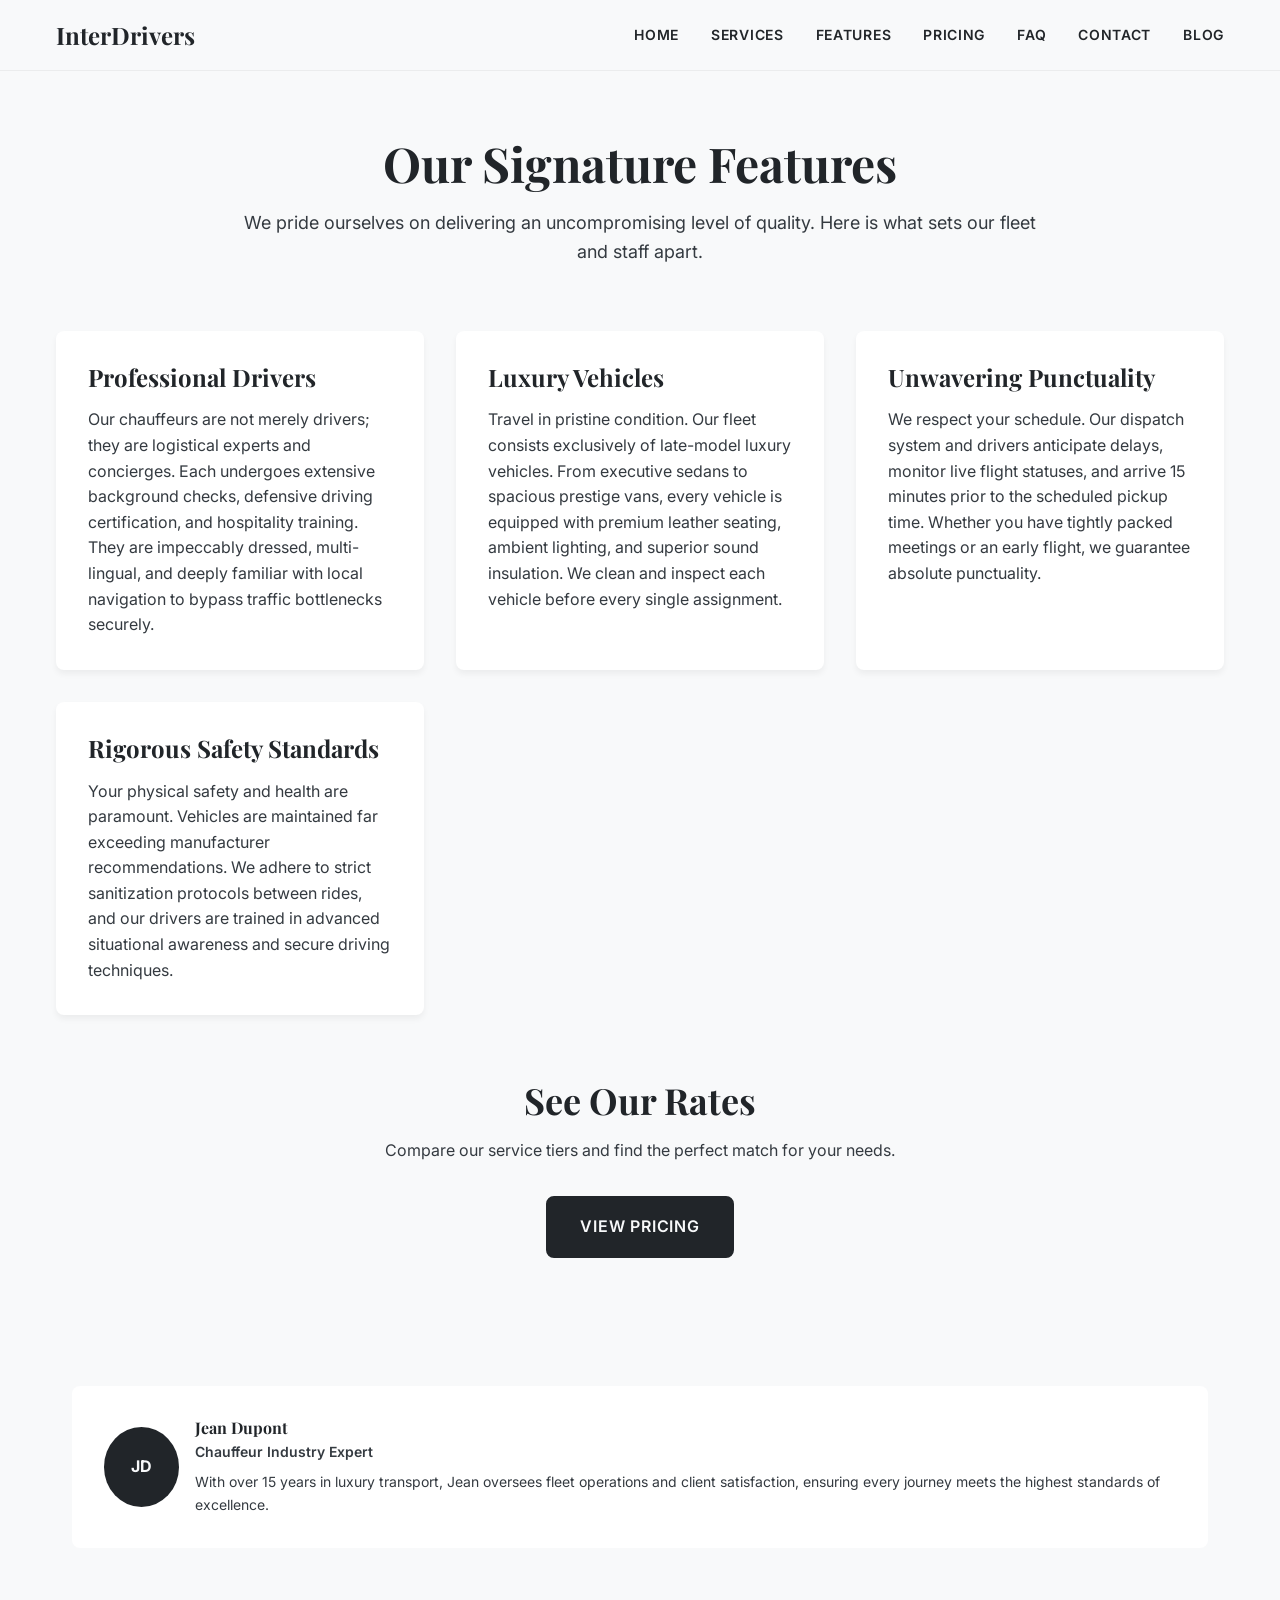
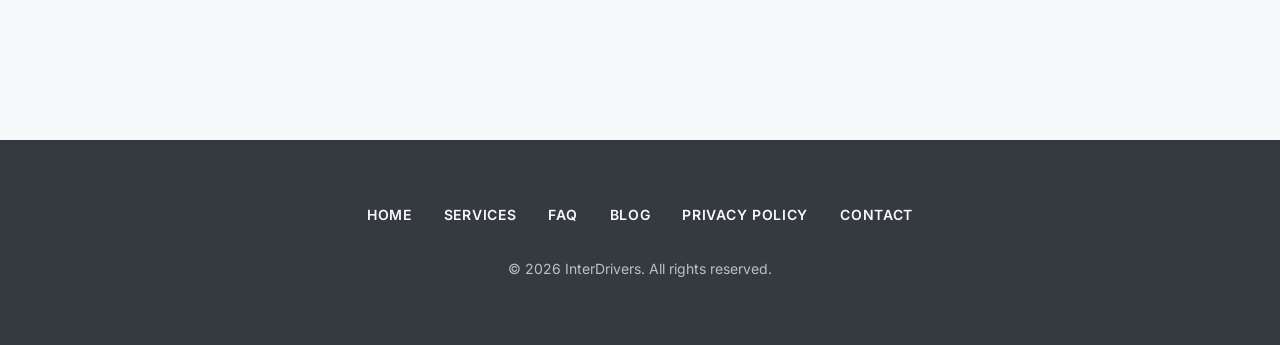
<file: features.html>
<!DOCTYPE html>
<html lang="en">
<head>
    <meta charset="UTF-8">
    <meta name="viewport" content="width=device-width, initial-scale=1.0">
    <title>Features & Fleet | InterDrivers</title>
    <meta name="description" content="Discover the outstanding features of our luxury transportation. From rigorous safety standards to premium vehicles and highly trained professional drivers.">
    <link rel="canonical" href="https://interdrivers.be/features.html">
    
    <!-- Open Graph Tags -->
    <meta property="og:title" content="Features & Fleet | InterDrivers">
    <meta property="og:description" content="Discover the features of our luxury transportation.">
    <meta property="og:url" content="https://interdrivers.be/features.html">
    <meta property="og:type" content="website">
    
    <!-- Fonts & CSS -->
    <link rel="preconnect" href="https://fonts.googleapis.com">
    <link rel="preconnect" href="https://fonts.gstatic.com" crossorigin>
    <link href="https://fonts.googleapis.com/css2?family=Inter:wght@400;600&family=Playfair+Display:ital,wght@0,700;1,700&display=swap" rel="stylesheet">
    <link rel="stylesheet" href="style.css">
</head>
<body class="theme-features">
    <header>
        <div class="container nav">
            <nav>
                <div class="logo">
                    <a href="index.html" style="font-family: var(--font-heading); font-size: 1.5rem; font-weight: bold;">InterDrivers</a>
                </div>
                <ul class="nav-links">
                    <li><a href="index.html">Home</a></li>
                    <li><a href="chauffeur-services.html">Services</a></li>
                    <li><a href="features.html">Features</a></li>
                    <li><a href="pricing.html">Pricing</a></li>
                    <li><a href="faq.html">FAQ</a></li>
                    <li><a href="contact.html">Contact</a></li>
                    <li><a href="blog/index.html">Blog</a></li>
                </ul>
            </nav>
        </div>
    </header>

    <main>
        <div class="container">
            <section style="padding-top: 4rem;">
                <h1 style="text-align: center;">Our Signature Features</h1>
                <p style="text-align: center; max-width: 800px; margin: 0 auto 4rem auto; font-size: 1.125rem;">We pride ourselves on delivering an uncompromising level of quality. Here is what sets our fleet and staff apart.</p>
                
                <div class="grid">
                    <div class="card">
                        <h3>Professional Drivers</h3>
                        <p>Our chauffeurs are not merely drivers; they are logistical experts and concierges. Each undergoes extensive background checks, defensive driving certification, and hospitality training. They are impeccably dressed, multi-lingual, and deeply familiar with local navigation to bypass traffic bottlenecks securely.</p>
                    </div>
                    
                    <div class="card">
                        <h3>Luxury Vehicles</h3>
                        <p>Travel in pristine condition. Our fleet consists exclusively of late-model luxury vehicles. From executive sedans to spacious prestige vans, every vehicle is equipped with premium leather seating, ambient lighting, and superior sound insulation. We clean and inspect each vehicle before every single assignment.</p>
                    </div>
                    
                    <div class="card">
                        <h3>Unwavering Punctuality</h3>
                        <p>We respect your schedule. Our dispatch system and drivers anticipate delays, monitor live flight statuses, and arrive 15 minutes prior to the scheduled pickup time. Whether you have tightly packed meetings or an early flight, we guarantee absolute punctuality.</p>
                    </div>
                    
                    <div class="card">
                        <h3>Rigorous Safety Standards</h3>
                        <p>Your physical safety and health are paramount. Vehicles are maintained far exceeding manufacturer recommendations. We adhere to strict sanitization protocols between rides, and our drivers are trained in advanced situational awareness and secure driving techniques.</p>
                    </div>
                </div>
                
                <div style="text-align: center; margin-top: 4rem;">
                    <h2>See Our Rates</h2>
                    <p style="margin-bottom: 2rem;">Compare our service tiers and find the perfect match for your needs.</p>
                    <a href="pricing.html" class="btn">View Pricing</a>
                </div>
            </section>

            <!-- Author Bio Section -->
            <section class="container" style="padding-bottom: 4rem;">
                <div class="author-bio">
                    <div class="author-avatar">JD</div>
                    <div>
                        <h4 style="margin-bottom: 0.25rem;">Jean Dupont</h4>
                        <p style="font-weight: 600; font-size: 0.875rem; margin-bottom: 0.5rem;">Chauffeur Industry Expert</p>
                        <p style="font-size: 0.875rem;">With over 15 years in luxury transport, Jean oversees fleet operations and client satisfaction, ensuring every journey meets the highest standards of excellence.</p>
                    </div>
                </div>
            </section>
        </div>
    </main>

    <footer>
        <div class="container nav-links" style="justify-content: center; margin-bottom: 2rem;">
            <a href="index.html">Home</a>
            <a href="chauffeur-services.html">Services</a>
            <a href="faq.html">FAQ</a>
            <a href="blog/index.html">Blog</a>
            <a href="privacy-policy.html">Privacy Policy</a>
            <a href="contact.html">Contact</a>
        </div>
        <div class="container" style="text-align: center; font-size: 0.875rem; opacity: 0.7;">
            &copy; 2026 InterDrivers. All rights reserved.
        </div>
    </footer>
</body>
</html>
</file>
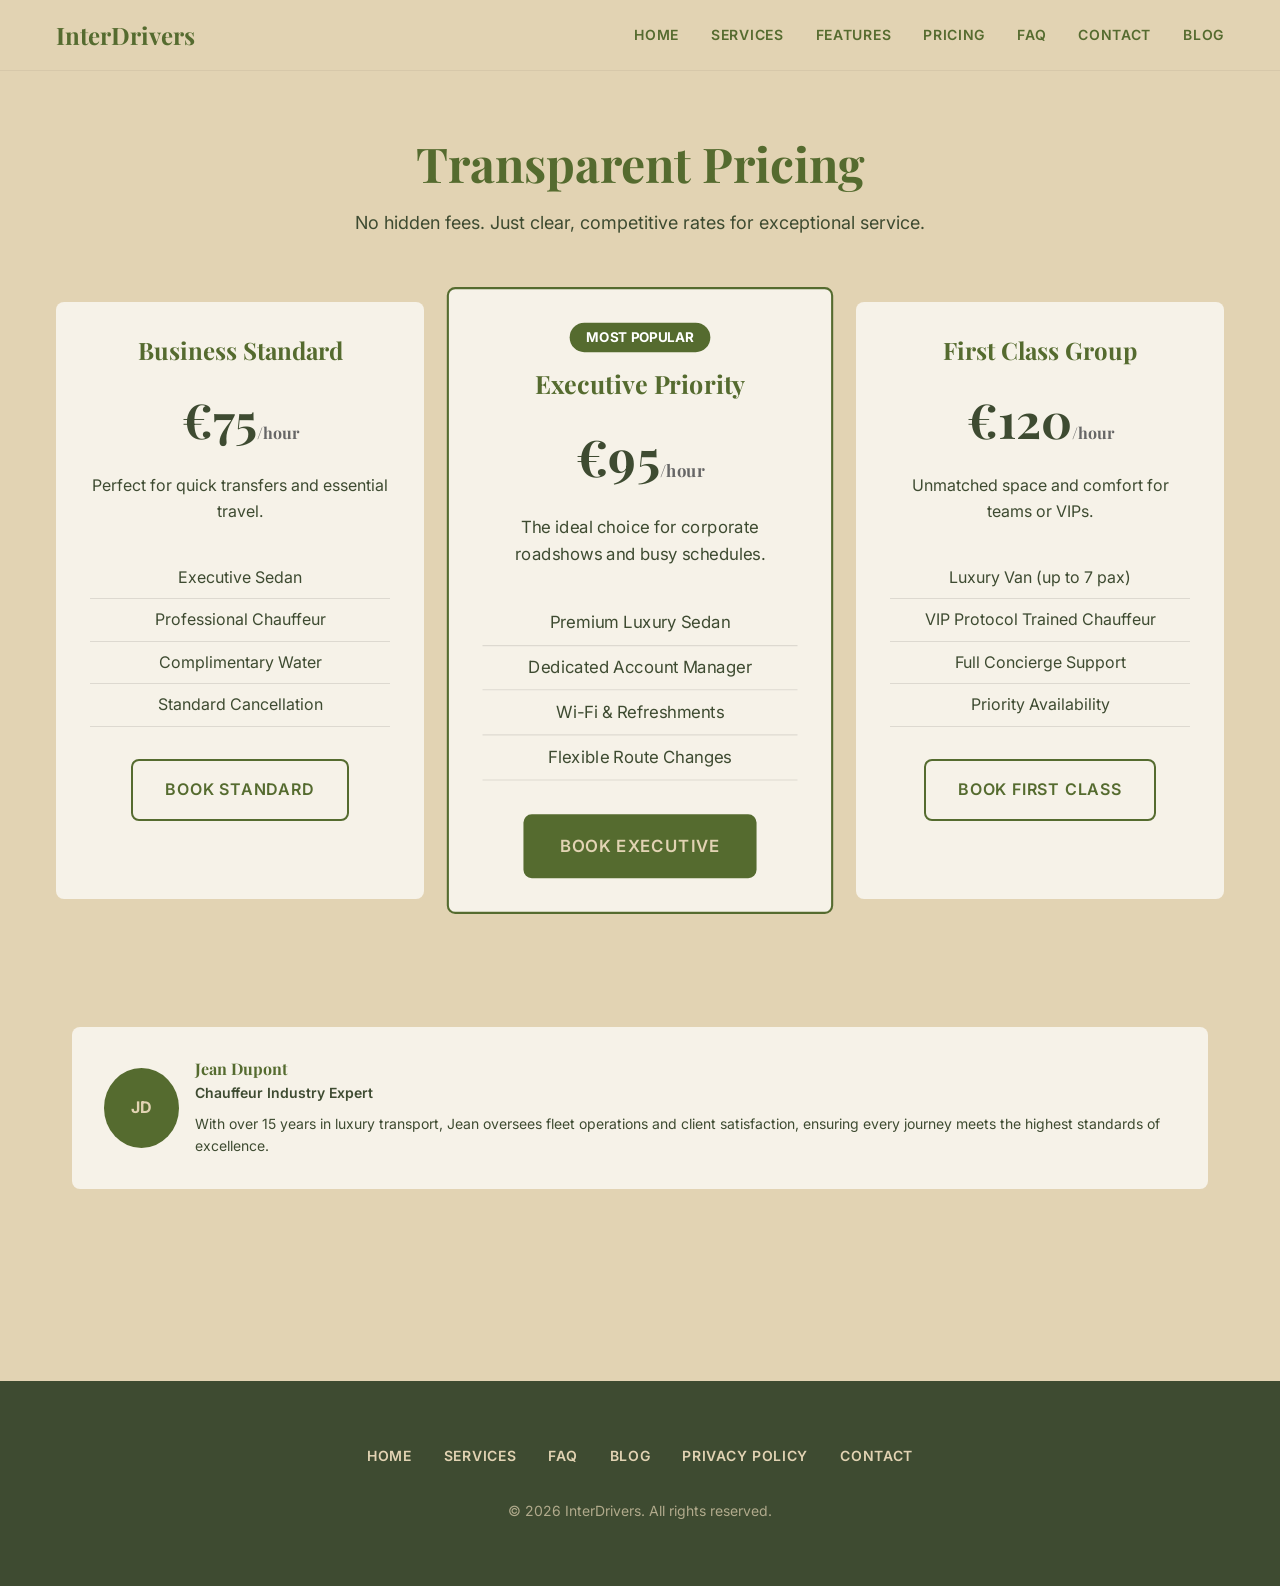
<file: pricing.html>
<!DOCTYPE html>
<html lang="en">
<head>
    <meta charset="UTF-8">
    <meta name="viewport" content="width=device-width, initial-scale=1.0">
    <title>Pricing & Packages | InterDrivers</title>
    <meta name="description" content="Transparent, competitive pricing for premium private transportation. Explore our Basic, Business, and Premium tiers to find the perfect solution.">
    <link rel="canonical" href="https://interdrivers.be/pricing.html">
    
    <!-- Open Graph Tags -->
    <meta property="og:title" content="Pricing & Packages | InterDrivers">
    <meta property="og:description" content="Transparent, competitive pricing for premium private transportation.">
    <meta property="og:url" content="https://interdrivers.be/pricing.html">
    <meta property="og:type" content="website">
    
    <!-- Fonts & CSS -->
    <link rel="preconnect" href="https://fonts.googleapis.com">
    <link rel="preconnect" href="https://fonts.gstatic.com" crossorigin>
    <link href="https://fonts.googleapis.com/css2?family=Inter:wght@400;600&family=Playfair+Display:ital,wght@0,700;1,700&display=swap" rel="stylesheet">
    <link rel="stylesheet" href="style.css">
</head>
<body class="theme-pricing">
    <header>
        <div class="container nav">
            <nav>
                <div class="logo">
                    <a href="index.html" style="font-family: var(--font-heading); font-size: 1.5rem; font-weight: bold;">InterDrivers</a>
                </div>
                <ul class="nav-links">
                    <li><a href="index.html">Home</a></li>
                    <li><a href="chauffeur-services.html">Services</a></li>
                    <li><a href="features.html">Features</a></li>
                    <li><a href="pricing.html">Pricing</a></li>
                    <li><a href="faq.html">FAQ</a></li>
                    <li><a href="contact.html">Contact</a></li>
                    <li><a href="blog/index.html">Blog</a></li>
                </ul>
            </nav>
        </div>
    </header>

    <main>
        <div class="container">
            <section style="padding-top: 4rem; text-align: center;">
                <h1>Transparent Pricing</h1>
                <p style="font-size: 1.125rem; max-width: 600px; margin: 0 auto 4rem auto;">No hidden fees. Just clear, competitive rates for exceptional service.</p>
                
                <div class="pricing-table">
                    <!-- Basic -->
                    <div class="pricing-card">
                        <h3>Business Standard</h3>
                        <div class="price">€75<span style="font-size: 1rem; color: #666;">/hour</span></div>
                        <p style="margin-bottom: 2rem;">Perfect for quick transfers and essential travel.</p>
                        <ul class="pricing-features">
                            <li>Executive Sedan</li>
                            <li>Professional Chauffeur</li>
                            <li>Complimentary Water</li>
                            <li>Standard Cancellation</li>
                        </ul>
                        <a href="contact.html" class="btn btn-outline">Book Standard</a>
                    </div>
                    
                    <!-- Business (Popular) -->
                    <div class="pricing-card popular">
                        <div style="background: var(--accent-color); color: white; padding: 0.25rem 1rem; border-radius: 20px; display: inline-block; font-size: 0.8rem; font-weight: bold; margin-bottom: 1rem; text-transform: uppercase;">Most Popular</div>
                        <h3>Executive Priority</h3>
                        <div class="price">€95<span style="font-size: 1rem; color: #666;">/hour</span></div>
                        <p style="margin-bottom: 2rem;">The ideal choice for corporate roadshows and busy schedules.</p>
                        <ul class="pricing-features">
                            <li>Premium Luxury Sedan</li>
                            <li>Dedicated Account Manager</li>
                            <li>Wi-Fi &amp; Refreshments</li>
                            <li>Flexible Route Changes</li>
                        </ul>
                        <a href="contact.html" class="btn">Book Executive</a>
                    </div>
                    
                    <!-- Premium -->
                    <div class="pricing-card">
                        <h3>First Class Group</h3>
                        <div class="price">€120<span style="font-size: 1rem; color: #666;">/hour</span></div>
                        <p style="margin-bottom: 2rem;">Unmatched space and comfort for teams or VIPs.</p>
                        <ul class="pricing-features">
                            <li>Luxury Van (up to 7 pax)</li>
                            <li>VIP Protocol Trained Chauffeur</li>
                            <li>Full Concierge Support</li>
                            <li>Priority Availability</li>
                        </ul>
                        <a href="contact.html" class="btn btn-outline">Book First Class</a>
                    </div>
                </div>
            </section>

            <!-- Author Bio Section -->
            <section class="container" style="padding-bottom: 4rem;">
                <div class="author-bio">
                    <div class="author-avatar">JD</div>
                    <div>
                        <h4 style="margin-bottom: 0.25rem;">Jean Dupont</h4>
                        <p style="font-weight: 600; font-size: 0.875rem; margin-bottom: 0.5rem;">Chauffeur Industry Expert</p>
                        <p style="font-size: 0.875rem;">With over 15 years in luxury transport, Jean oversees fleet operations and client satisfaction, ensuring every journey meets the highest standards of excellence.</p>
                    </div>
                </div>
            </section>
        </div>
    </main>

    <footer>
        <div class="container nav-links" style="justify-content: center; margin-bottom: 2rem;">
            <a href="index.html">Home</a>
            <a href="chauffeur-services.html">Services</a>
            <a href="faq.html">FAQ</a>
            <a href="blog/index.html">Blog</a>
            <a href="privacy-policy.html">Privacy Policy</a>
            <a href="contact.html">Contact</a>
        </div>
        <div class="container" style="text-align: center; font-size: 0.875rem; opacity: 0.7;">
            &copy; 2026 InterDrivers. All rights reserved.
        </div>
    </footer>
</body>
</html>
</file>
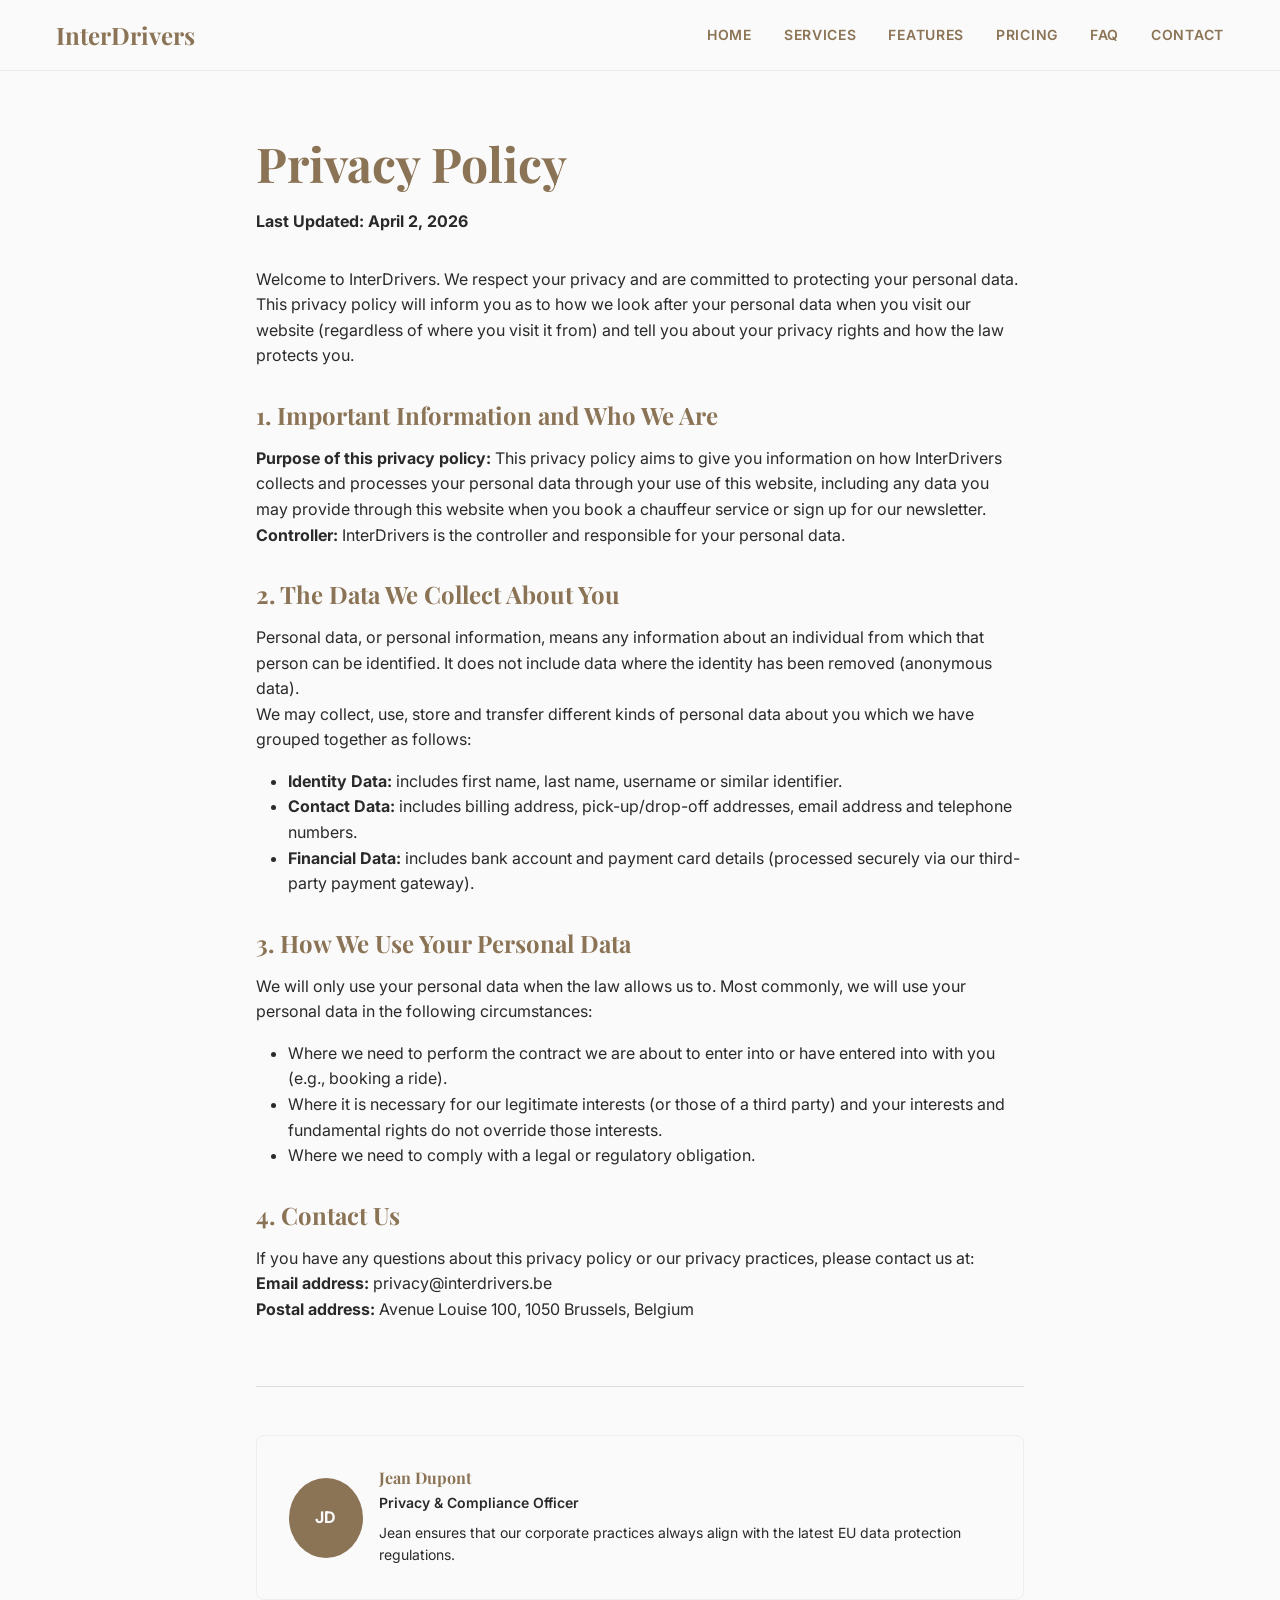
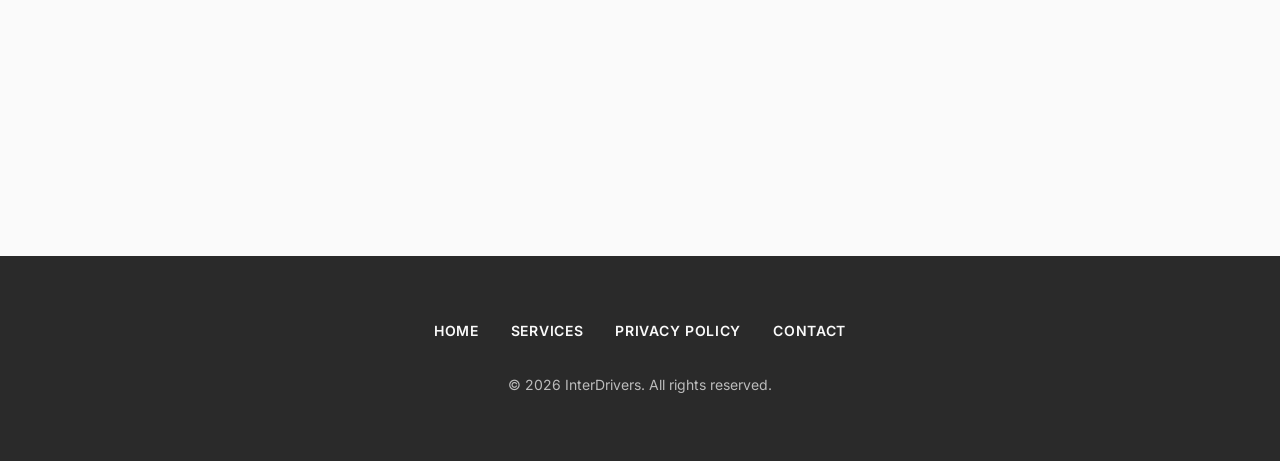
<file: privacy-policy.html>
<!DOCTYPE html>
<html lang="en">
<head>
    <meta charset="UTF-8">
    <meta name="viewport" content="width=device-width, initial-scale=1.0">
    <title>Privacy Policy | InterDrivers</title>
    <meta name="description" content="View the privacy policy for InterDrivers. Learn how we handle your data, protect your information, and comply with GDPR regulations.">
    <link rel="canonical" href="https://interdrivers.be/privacy-policy.html">
    
    <link rel="preconnect" href="https://fonts.googleapis.com">
    <link rel="preconnect" href="https://fonts.gstatic.com" crossorigin>
    <link href="https://fonts.googleapis.com/css2?family=Inter:wght@400;600&family=Playfair+Display:ital,wght@0,700;1,700&display=swap" rel="stylesheet">
    <link rel="stylesheet" href="style.css">
</head>
<body class="theme-legal">
    <header>
        <div class="container nav">
            <nav>
                <div class="logo">
                    <a href="index.html" style="font-family: var(--font-heading); font-size: 1.5rem; font-weight: bold;">InterDrivers</a>
                </div>
                <ul class="nav-links">
                    <li><a href="index.html">Home</a></li>
                    <li><a href="chauffeur-services.html">Services</a></li>
                    <li><a href="features.html">Features</a></li>
                    <li><a href="pricing.html">Pricing</a></li>
                    <li><a href="faq.html">FAQ</a></li>
                    <li><a href="contact.html">Contact</a></li>
                </ul>
            </nav>
        </div>
    </header>

    <main>
        <div class="container" style="max-width: 800px; padding-top: 4rem; padding-bottom: 4rem;">
            <h1>Privacy Policy</h1>
            <p><strong>Last Updated: April 2, 2026</strong></p>
            
            <div style="margin-top: 2rem;">
                <p>Welcome to InterDrivers. We respect your privacy and are committed to protecting your personal data. This privacy policy will inform you as to how we look after your personal data when you visit our website (regardless of where you visit it from) and tell you about your privacy rights and how the law protects you.</p>

                <h2 style="margin-top: 2rem; font-size: 1.5rem;">1. Important Information and Who We Are</h2>
                <p><strong>Purpose of this privacy policy:</strong> This privacy policy aims to give you information on how InterDrivers collects and processes your personal data through your use of this website, including any data you may provide through this website when you book a chauffeur service or sign up for our newsletter.</p>
                <p><strong>Controller:</strong> InterDrivers is the controller and responsible for your personal data.</p>

                <h2 style="margin-top: 2rem; font-size: 1.5rem;">2. The Data We Collect About You</h2>
                <p>Personal data, or personal information, means any information about an individual from which that person can be identified. It does not include data where the identity has been removed (anonymous data).</p>
                <p>We may collect, use, store and transfer different kinds of personal data about you which we have grouped together as follows:</p>
                <ul style="margin-left: 2rem; margin-top: 1rem;">
                    <li><strong>Identity Data:</strong> includes first name, last name, username or similar identifier.</li>
                    <li><strong>Contact Data:</strong> includes billing address, pick-up/drop-off addresses, email address and telephone numbers.</li>
                    <li><strong>Financial Data:</strong> includes bank account and payment card details (processed securely via our third-party payment gateway).</li>
                </ul>

                <h2 style="margin-top: 2rem; font-size: 1.5rem;">3. How We Use Your Personal Data</h2>
                <p>We will only use your personal data when the law allows us to. Most commonly, we will use your personal data in the following circumstances:</p>
                <ul style="margin-left: 2rem; margin-top: 1rem;">
                    <li>Where we need to perform the contract we are about to enter into or have entered into with you (e.g., booking a ride).</li>
                    <li>Where it is necessary for our legitimate interests (or those of a third party) and your interests and fundamental rights do not override those interests.</li>
                    <li>Where we need to comply with a legal or regulatory obligation.</li>
                </ul>

                <h2 style="margin-top: 2rem; font-size: 1.5rem;">4. Contact Us</h2>
                <p>If you have any questions about this privacy policy or our privacy practices, please contact us at:</p>
                <p><strong>Email address:</strong> privacy@interdrivers.be<br>
                <strong>Postal address:</strong> Avenue Louise 100, 1050 Brussels, Belgium</p>
            </div>
            
            <!-- Author Bio Section -->
            <section style="padding-top: 3rem; padding-bottom: 4rem; border-top: 1px solid #ddd; margin-top: 4rem;">
                <div class="author-bio" style="margin-top: 0; background: none; border: 1px solid #eee;">
                    <div class="author-avatar">JD</div>
                    <div>
                        <h4 style="margin-bottom: 0.25rem;">Jean Dupont</h4>
                        <p style="font-weight: 600; font-size: 0.875rem; margin-bottom: 0.5rem;">Privacy & Compliance Officer</p>
                        <p style="font-size: 0.875rem;">Jean ensures that our corporate practices always align with the latest EU data protection regulations.</p>
                    </div>
                </div>
            </section>
        </div>
    </main>

    <footer>
        <div class="container nav-links" style="justify-content: center; margin-bottom: 2rem;">
            <a href="index.html">Home</a>
            <a href="chauffeur-services.html">Services</a>
            <a href="privacy-policy.html">Privacy Policy</a>
            <a href="contact.html">Contact</a>
        </div>
        <div class="container" style="text-align: center; font-size: 0.875rem; opacity: 0.7;">
            &copy; 2026 InterDrivers. All rights reserved.
        </div>
    </footer>
</body>
</html>
</file>
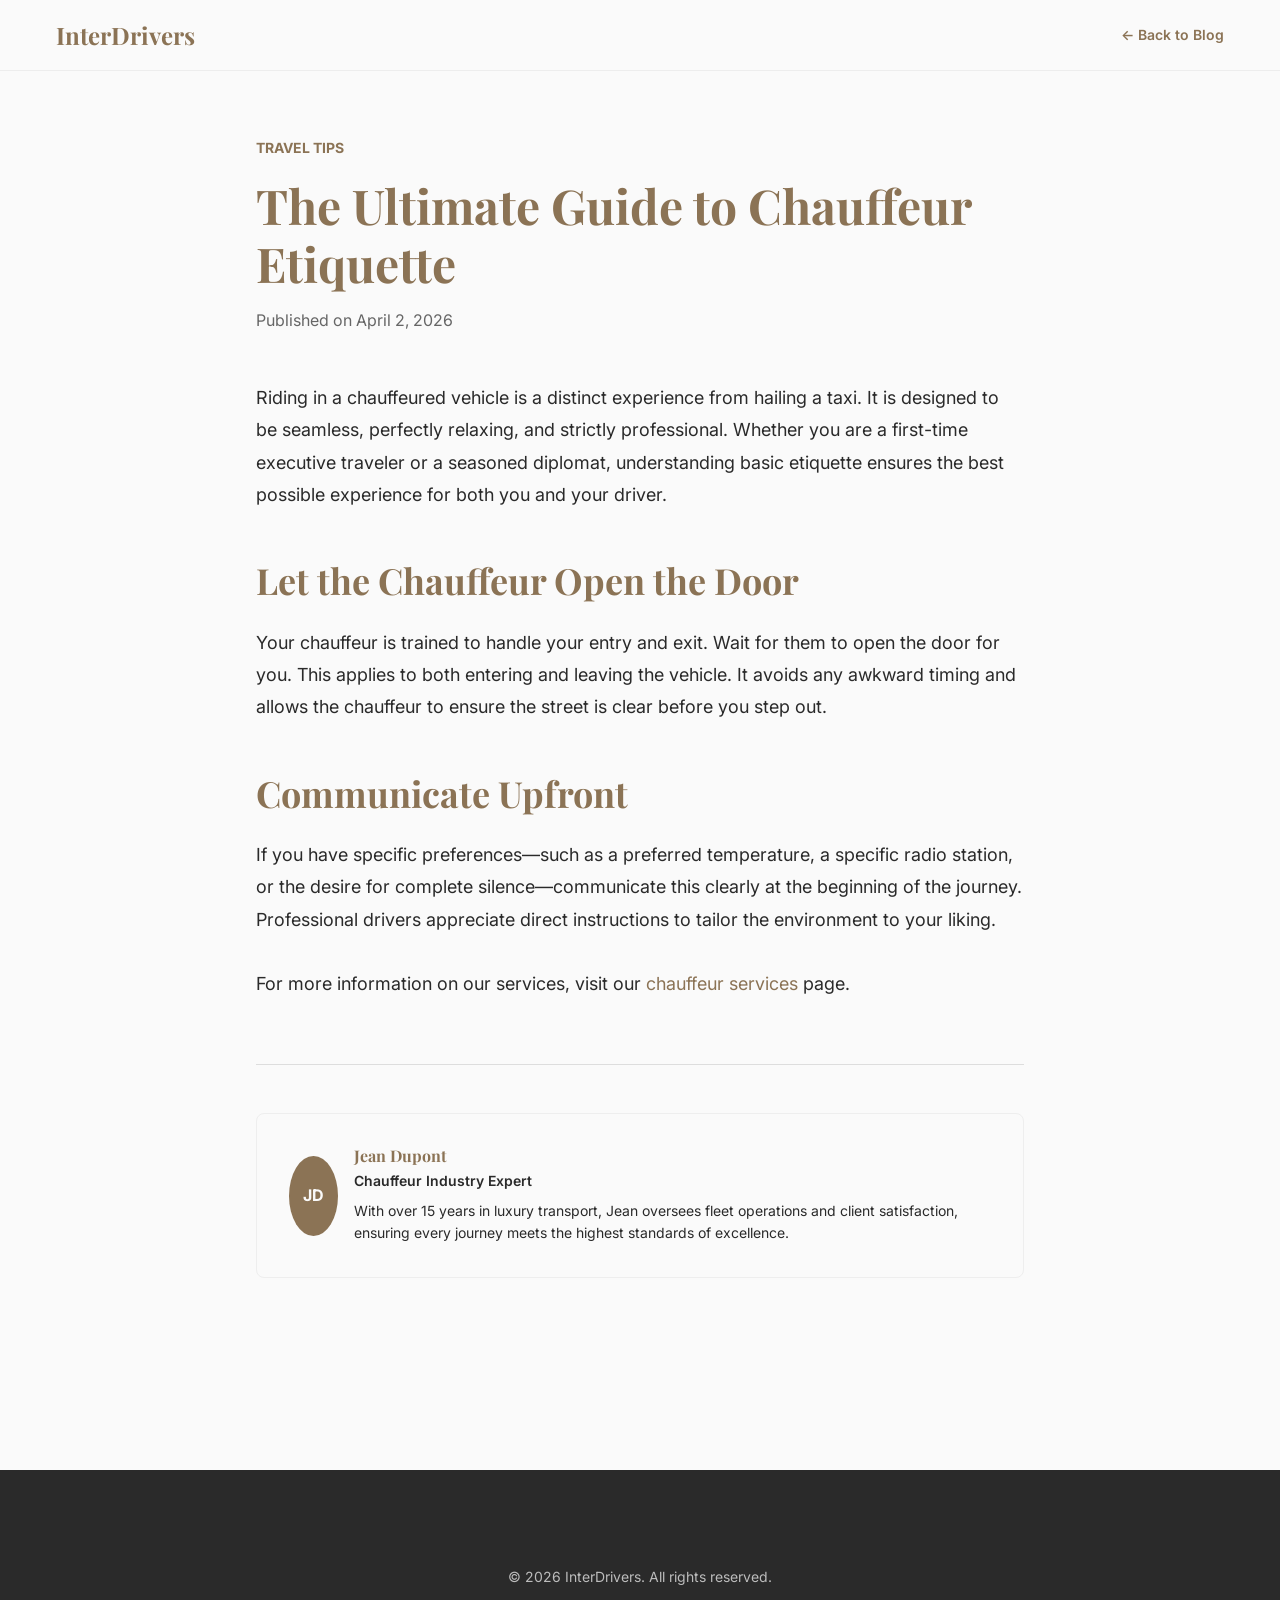
<file: blog/2026-04-02-chauffeur-etiquette.html>
<!DOCTYPE html>
<html lang="en">
<head>
    <meta charset="UTF-8">
    <meta name="viewport" content="width=device-width, initial-scale=1.0">
    <title>The Ultimate Guide to Chauffeur Etiquette | InterDrivers Blog</title>
    <meta name="description" content="Learn the unwritten rules of riding in a private luxury car to ensure an enjoyable and professional trip.">
    <link rel="canonical" href="https://interdrivers.be/blog/2026-04-02-chauffeur-etiquette.html">
    
    <link rel="preconnect" href="https://fonts.googleapis.com">
    <link rel="preconnect" href="https://fonts.gstatic.com" crossorigin>
    <link href="https://fonts.googleapis.com/css2?family=Inter:wght@400;600&family=Playfair+Display:ital,wght@0,700;1,700&display=swap" rel="stylesheet">
    <link rel="stylesheet" href="../style.css">
</head>
<body class="theme-blog">
    <header>
        <div class="container nav">
            <nav>
                <div class="logo">
                    <a href="../index.html" style="font-family: var(--font-heading); font-size: 1.5rem; font-weight: bold; color: var(--accent-color);">InterDrivers</a>
                </div>
                <a href="index.html" style="font-weight: 600; font-size: 0.875rem;">&larr; Back to Blog</a>
            </nav>
        </div>
    </header>

    <main>
        <article class="container" style="max-width: 800px; padding-top: 4rem;">
            <span style="font-size: 0.875rem; text-transform: uppercase; color: var(--accent-color); font-weight: bold;">Travel Tips</span>
            <h1 style="margin-top: 1rem; margin-bottom: 1rem;">The Ultimate Guide to Chauffeur Etiquette</h1>
            <p style="color: #666; margin-bottom: 3rem;">Published on April 2, 2026</p>
            
            <div style="font-size: 1.125rem; line-height: 1.8;">
                <p style="margin-bottom: 2rem;">Riding in a chauffeured vehicle is a distinct experience from hailing a taxi. It is designed to be seamless, perfectly relaxing, and strictly professional. Whether you are a first-time executive traveler or a seasoned diplomat, understanding basic etiquette ensures the best possible experience for both you and your driver.</p>
                
                <h2 style="margin-top: 3rem; margin-bottom: 1.5rem;">Let the Chauffeur Open the Door</h2>
                <p style="margin-bottom: 2rem;">Your chauffeur is trained to handle your entry and exit. Wait for them to open the door for you. This applies to both entering and leaving the vehicle. It avoids any awkward timing and allows the chauffeur to ensure the street is clear before you step out.</p>
                
                <h2 style="margin-top: 3rem; margin-bottom: 1.5rem;">Communicate Upfront</h2>
                <p style="margin-bottom: 2rem;">If you have specific preferences—such as a preferred temperature, a specific radio station, or the desire for complete silence—communicate this clearly at the beginning of the journey. Professional drivers appreciate direct instructions to tailor the environment to your liking.</p>
                
                <p>For more information on our services, visit our <a href="../chauffeur-services.html">chauffeur services</a> page.</p>
            </div>
            
            <!-- Author Bio Section -->
            <section style="padding-top: 3rem; padding-bottom: 4rem; border-top: 1px solid #ddd; margin-top: 4rem;">
                <div class="author-bio" style="margin-top: 0; background: none; border: 1px solid #eee;">
                    <div class="author-avatar">JD</div>
                    <div>
                        <h4 style="margin-bottom: 0.25rem;">Jean Dupont</h4>
                        <p style="font-weight: 600; font-size: 0.875rem; margin-bottom: 0.5rem;">Chauffeur Industry Expert</p>
                        <p style="font-size: 0.875rem;">With over 15 years in luxury transport, Jean oversees fleet operations and client satisfaction, ensuring every journey meets the highest standards of excellence.</p>
                    </div>
                </div>
            </section>
        </article>
    </main>

    <footer>
        <div class="container" style="text-align: center; font-size: 0.875rem; opacity: 0.7; padding: 2rem 0;">
            &copy; 2026 InterDrivers. All rights reserved.
        </div>
    </footer>
</body>
</html>
</file>
<file: style.css>
/* Minimal CSS Design System */
:root {
    --font-sans: 'Inter', -apple-system, BlinkMacSystemFont, "Segoe UI", Roboto, Helvetica, Arial, sans-serif;
    --font-heading: 'Playfair Display', serif;
    --spacing-1: 0.5rem;
    --spacing-2: 1rem;
    --spacing-3: 2rem;
    --spacing-4: 4rem;
    --spacing-5: 8rem;
    --container-width: 1200px;
    --border-radius: 8px;
    --transition: all 0.3s ease;
}

/* Page Themes */
body.theme-home {
    --bg-color: #F5F5DC; /* Warm Beige */
    --text-color: #3E2723; /* Dark Brown */
    --accent-color: #5D4037;
    --card-bg: rgba(255, 255, 255, 0.6);
}

body.theme-features {
    --bg-color: #F8F9FA; /* Soft Gray */
    --text-color: #343A40; /* Charcoal */
    --accent-color: #212529;
    --card-bg: #FFFFFF;
}

body.theme-pricing {
    --bg-color: #E2D3B3; /* Sand */
    --text-color: #3E4B31; /* Olive */
    --accent-color: #556B2F;
    --card-bg: rgba(255, 255, 255, 0.7);
}

body.theme-faq {
    --bg-color: #FFFDD0; /* Light Cream */
    --text-color: #8C4A24; /* Muted Orange Text */
    --accent-color: #D97736;
    --card-bg: #FFFFFF;
}

body.theme-contact {
    --bg-color: #FFFFFF; /* White */
    --text-color: #0E3B21; /* Deep Green Text */
    --accent-color: #1A5431;
    --card-bg: #F0F4F1;
}

body.theme-services, body.theme-blog, body.theme-legal {
    --bg-color: #FAFAFA;
    --text-color: #2A2A2A;
    --accent-color: #8B7355;
    --card-bg: #FFFFFF;
}

/* Reset & Basics */
* {
    margin: 0;
    padding: 0;
    box-sizing: border-box;
}

body {
    font-family: var(--font-sans);
    background-color: var(--bg-color);
    color: var(--text-color);
    line-height: 1.6;
    font-size: 16px;
    overflow-x: hidden;
}

h1, h2, h3, h4 {
    font-family: var(--font-heading);
    font-weight: 700;
    margin-bottom: var(--spacing-2);
    line-height: 1.2;
    color: var(--accent-color);
}

h1 { font-size: 3rem; }
h2 { font-size: 2.25rem; }
h3 { font-size: 1.5rem; }

a {
    color: var(--accent-color);
    text-decoration: none;
    transition: var(--transition);
}

a:hover {
    opacity: 0.8;
}

img {
    max-width: 100%;
    height: auto;
    display: block;
}

/* Layout */
.container {
    max-width: var(--container-width);
    margin: 0 auto;
    padding: 0 var(--spacing-2);
}

header {
    padding: var(--spacing-2) 0;
    border-bottom: 1px solid rgba(0,0,0,0.05);
}

nav {
    display: flex;
    justify-content: space-between;
    align-items: center;
}

.nav-links {
    display: flex;
    gap: var(--spacing-3);
    list-style: none;
}

.nav-links a {
    font-weight: 600;
    text-transform: uppercase;
    font-size: 0.875rem;
    letter-spacing: 0.05em;
}

/* Sections */
section {
    padding: var(--spacing-4) 0;
}

.hero {
    min-height: 70vh;
    display: flex;
    align-items: center;
    text-align: center;
    padding: var(--spacing-5) 0;
}

.hero h1 {
    margin-bottom: var(--spacing-2);
}

.hero p {
    font-size: 1.25rem;
    max-width: 800px;
    margin: 0 auto var(--spacing-3);
    opacity: 0.9;
}

/* Buttons */
.btn {
    display: inline-block;
    padding: 1rem 2rem;
    background-color: var(--accent-color);
    color: var(--bg-color);
    font-weight: 600;
    border-radius: var(--border-radius);
    text-transform: uppercase;
    letter-spacing: 0.05em;
    border: 2px solid var(--accent-color);
}

.btn:hover {
    background-color: transparent;
    color: var(--accent-color);
}

.btn-outline {
    background-color: transparent;
    color: var(--accent-color);
}

.btn-outline:hover {
    background-color: var(--accent-color);
    color: var(--bg-color);
}

/* Cards & Grid */
.grid {
    display: grid;
    grid-template-columns: repeat(auto-fit, minmax(300px, 1fr));
    gap: var(--spacing-3);
}

.card {
    background: var(--card-bg);
    padding: var(--spacing-3);
    border-radius: var(--border-radius);
    box-shadow: 0 4px 6px rgba(0,0,0,0.05);
}

/* FAQ Accordion */
.faq-item {
    background: var(--card-bg);
    margin-bottom: var(--spacing-2);
    border-radius: var(--border-radius);
    overflow: hidden;
}

.faq-question {
    width: 100%;
    text-align: left;
    padding: var(--spacing-2);
    background: none;
    border: none;
    font-family: var(--font-heading);
    font-size: 1.25rem;
    font-weight: bold;
    color: var(--text-color);
    cursor: pointer;
    display: flex;
    justify-content: space-between;
}

.faq-answer {
    padding: 0 var(--spacing-2);
    max-height: 0;
    overflow: hidden;
    transition: max-height 0.3s ease, padding 0.3s ease;
}

.faq-item input[type="radio"] {
    display: none;
}

.faq-item input[type="radio"]:checked ~ .faq-answer {
    max-height: 500px;
    padding: var(--spacing-2);
}

/* Author Bio */
.author-bio {
    display: flex;
    align-items: center;
    gap: var(--spacing-2);
    padding: var(--spacing-3);
    background: var(--card-bg);
    border-radius: var(--border-radius);
    margin-top: var(--spacing-4);
}

.author-avatar {
    width: 80px;
    height: 80px;
    border-radius: 50%;
    background-color: var(--accent-color);
    display: flex;
    align-items: center;
    justify-content: center;
    color: var(--bg-color);
    font-weight: bold;
}

/* Pricing Table */
.pricing-table {
    display: grid;
    grid-template-columns: repeat(auto-fit, minmax(300px, 1fr));
    gap: var(--spacing-3);
}

.pricing-card {
    background: var(--card-bg);
    padding: var(--spacing-3);
    border-radius: var(--border-radius);
    text-align: center;
    border: 2px solid transparent;
}

.pricing-card.popular {
    border-color: var(--accent-color);
    transform: scale(1.05);
}

.price {
    font-size: 3rem;
    font-weight: bold;
    font-family: var(--font-heading);
    margin: var(--spacing-2) 0;
}

.pricing-features {
    list-style: none;
    margin-bottom: var(--spacing-3);
}

.pricing-features li {
    padding: var(--spacing-1) 0;
    border-bottom: 1px solid rgba(0,0,0,0.1);
}

/* Footer */
footer {
    background-color: var(--text-color);
    color: var(--bg-color);
    padding: var(--spacing-4) 0;
    margin-top: var(--spacing-5);
}

footer a {
    color: var(--bg-color);
}

/* Forms */
.form-group {
    margin-bottom: var(--spacing-2);
}

.form-group label {
    display: block;
    margin-bottom: 0.5rem;
    font-weight: 600;
}

.form-control {
    width: 100%;
    padding: 1rem;
    border: 1px solid rgba(0,0,0,0.2);
    border-radius: var(--border-radius);
    font-family: var(--font-sans);
}

textarea.form-control {
    resize: vertical;
    min-height: 150px;
}

/* Responsive */
@media (max-width: 768px) {
    .nav-links {
        display: none; /* Mobile menu requires JS, keeping simple for now */
    }
    
    .hero h1 {
        font-size: 2rem;
    }
    
    .pricing-card.popular {
        transform: none;
    }
}
</file>
